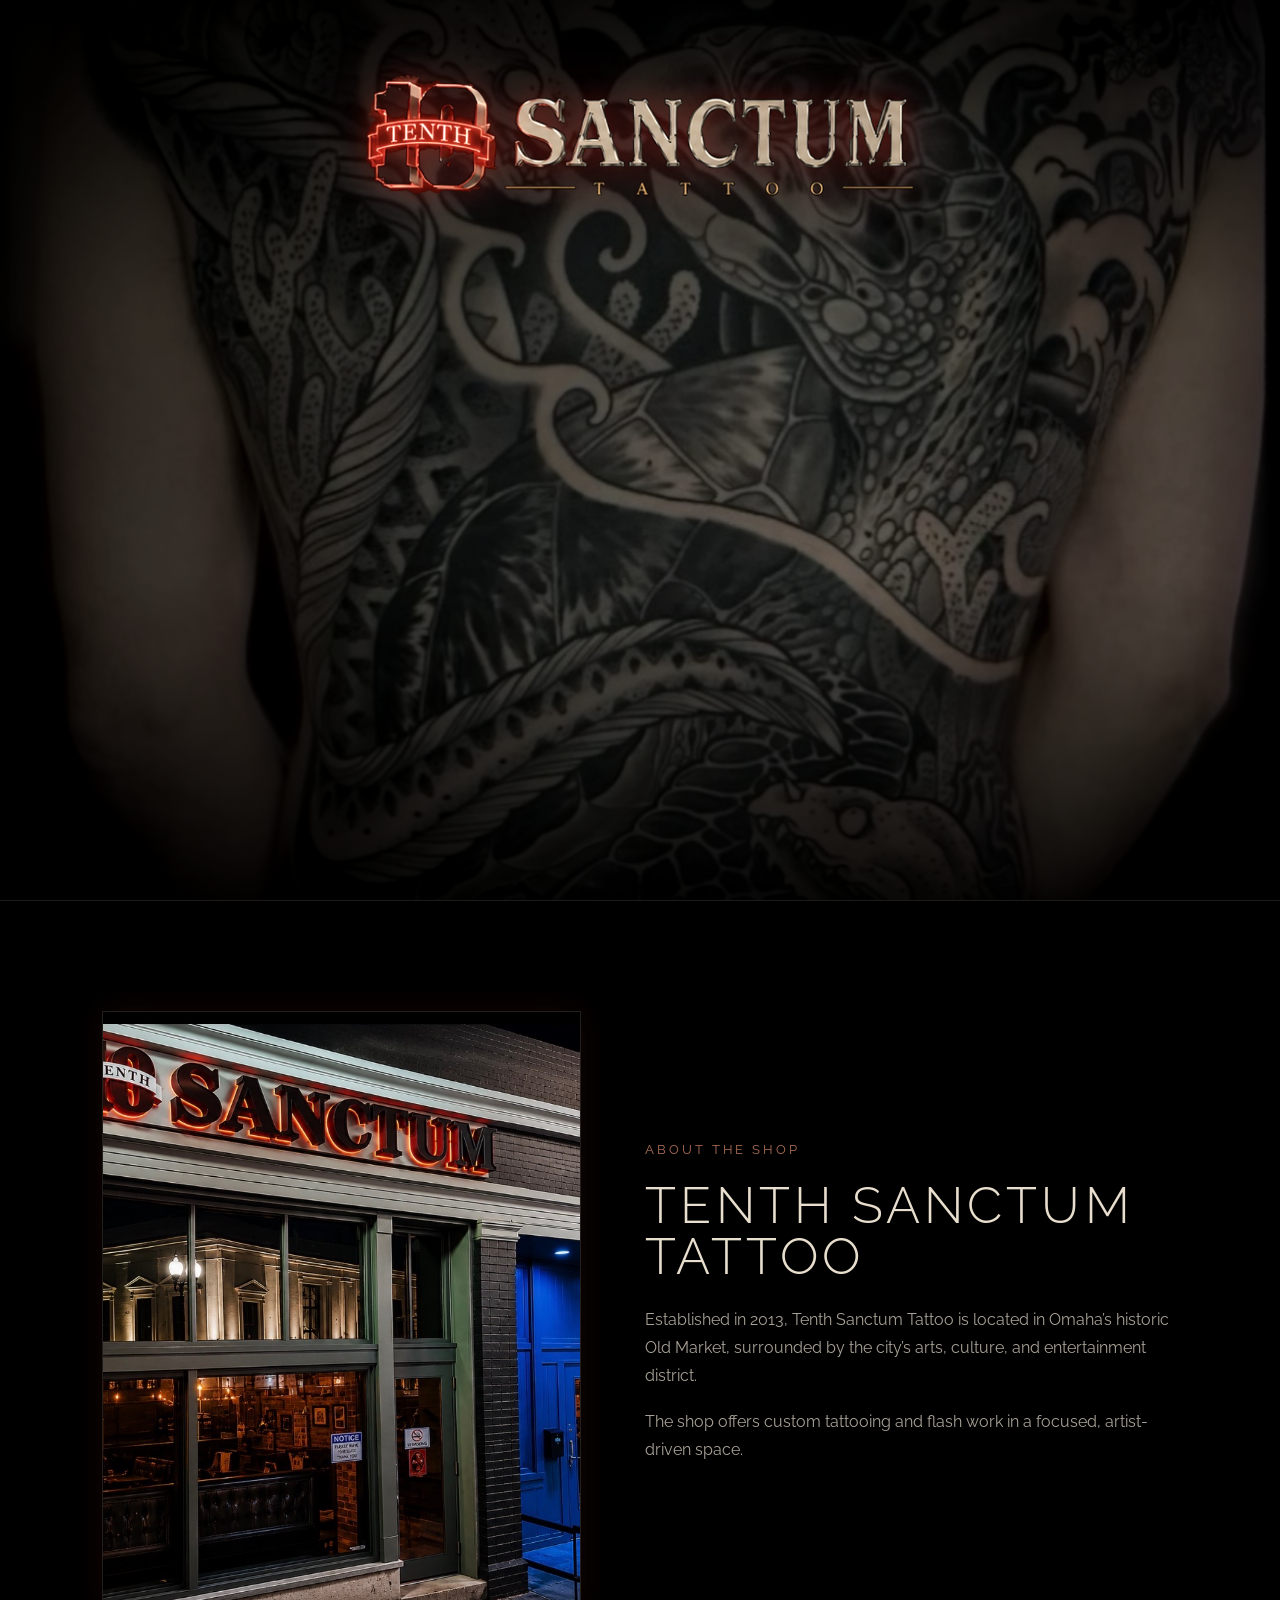
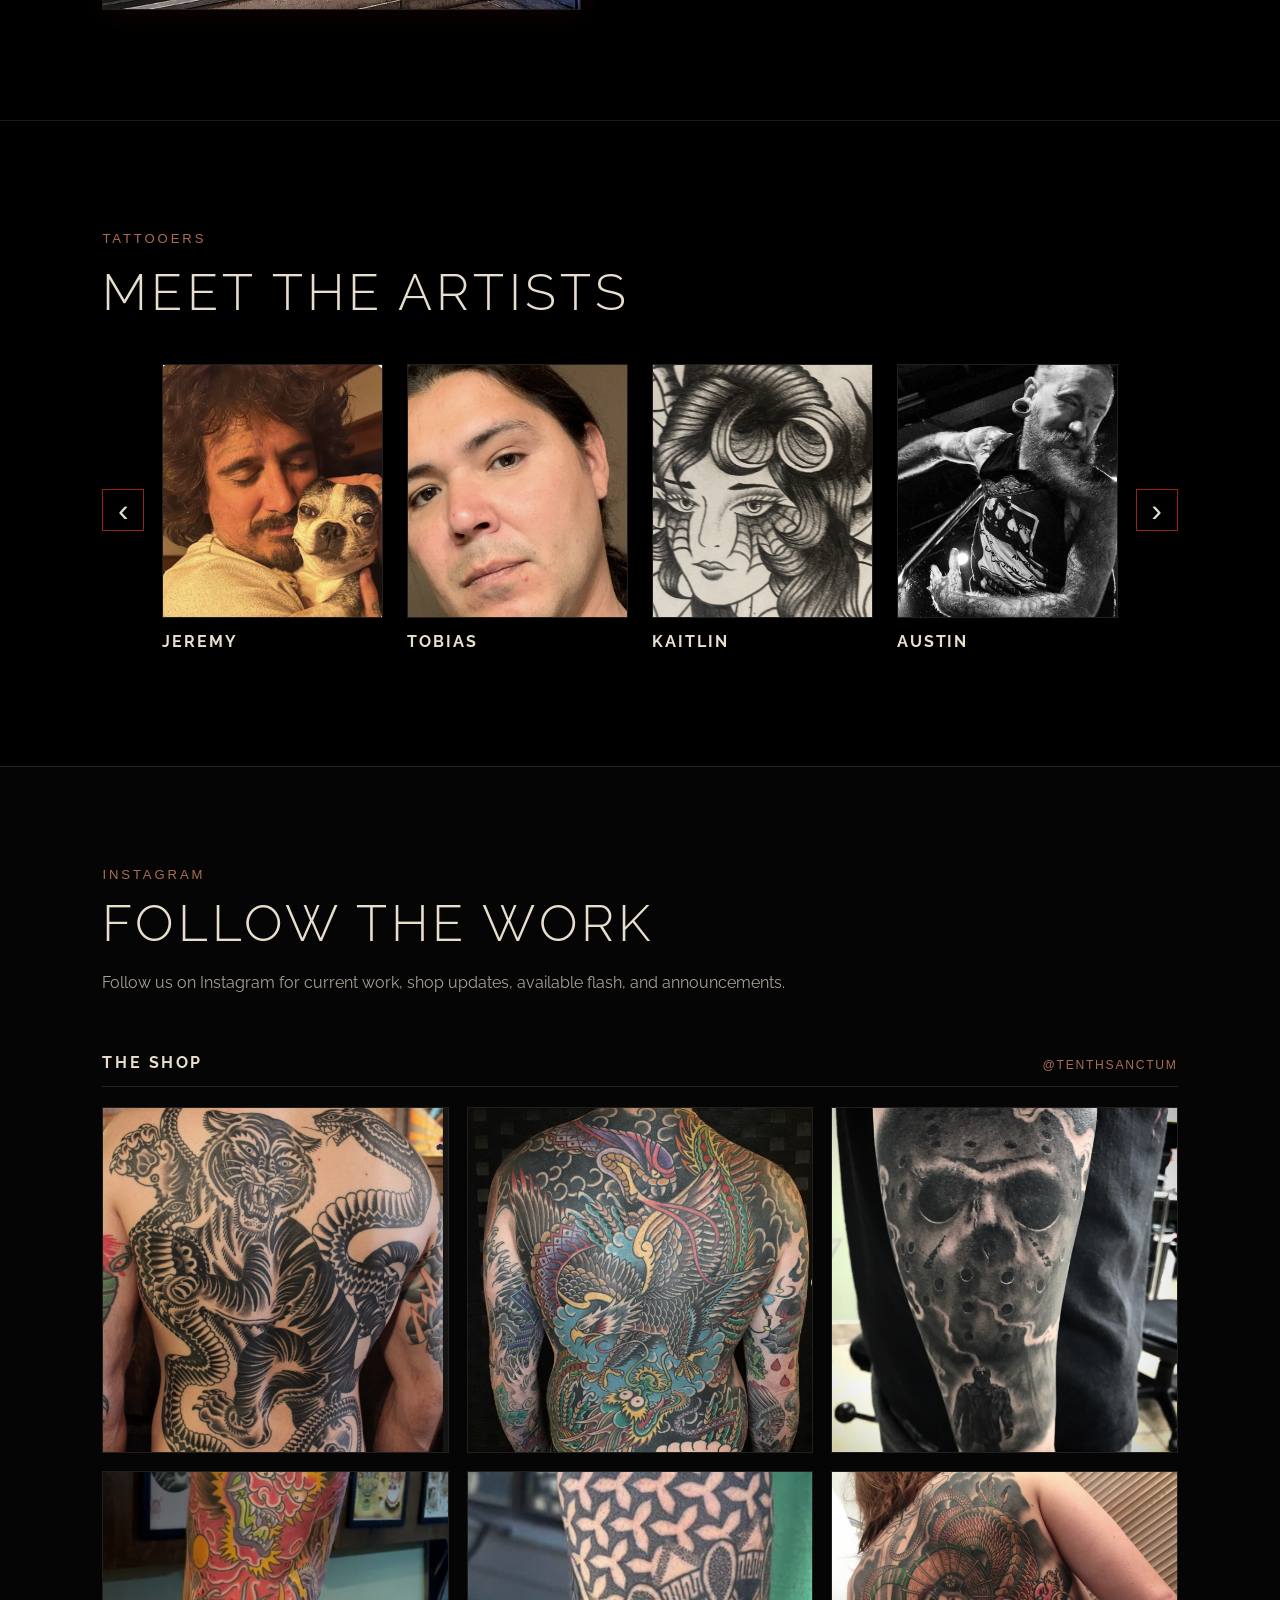
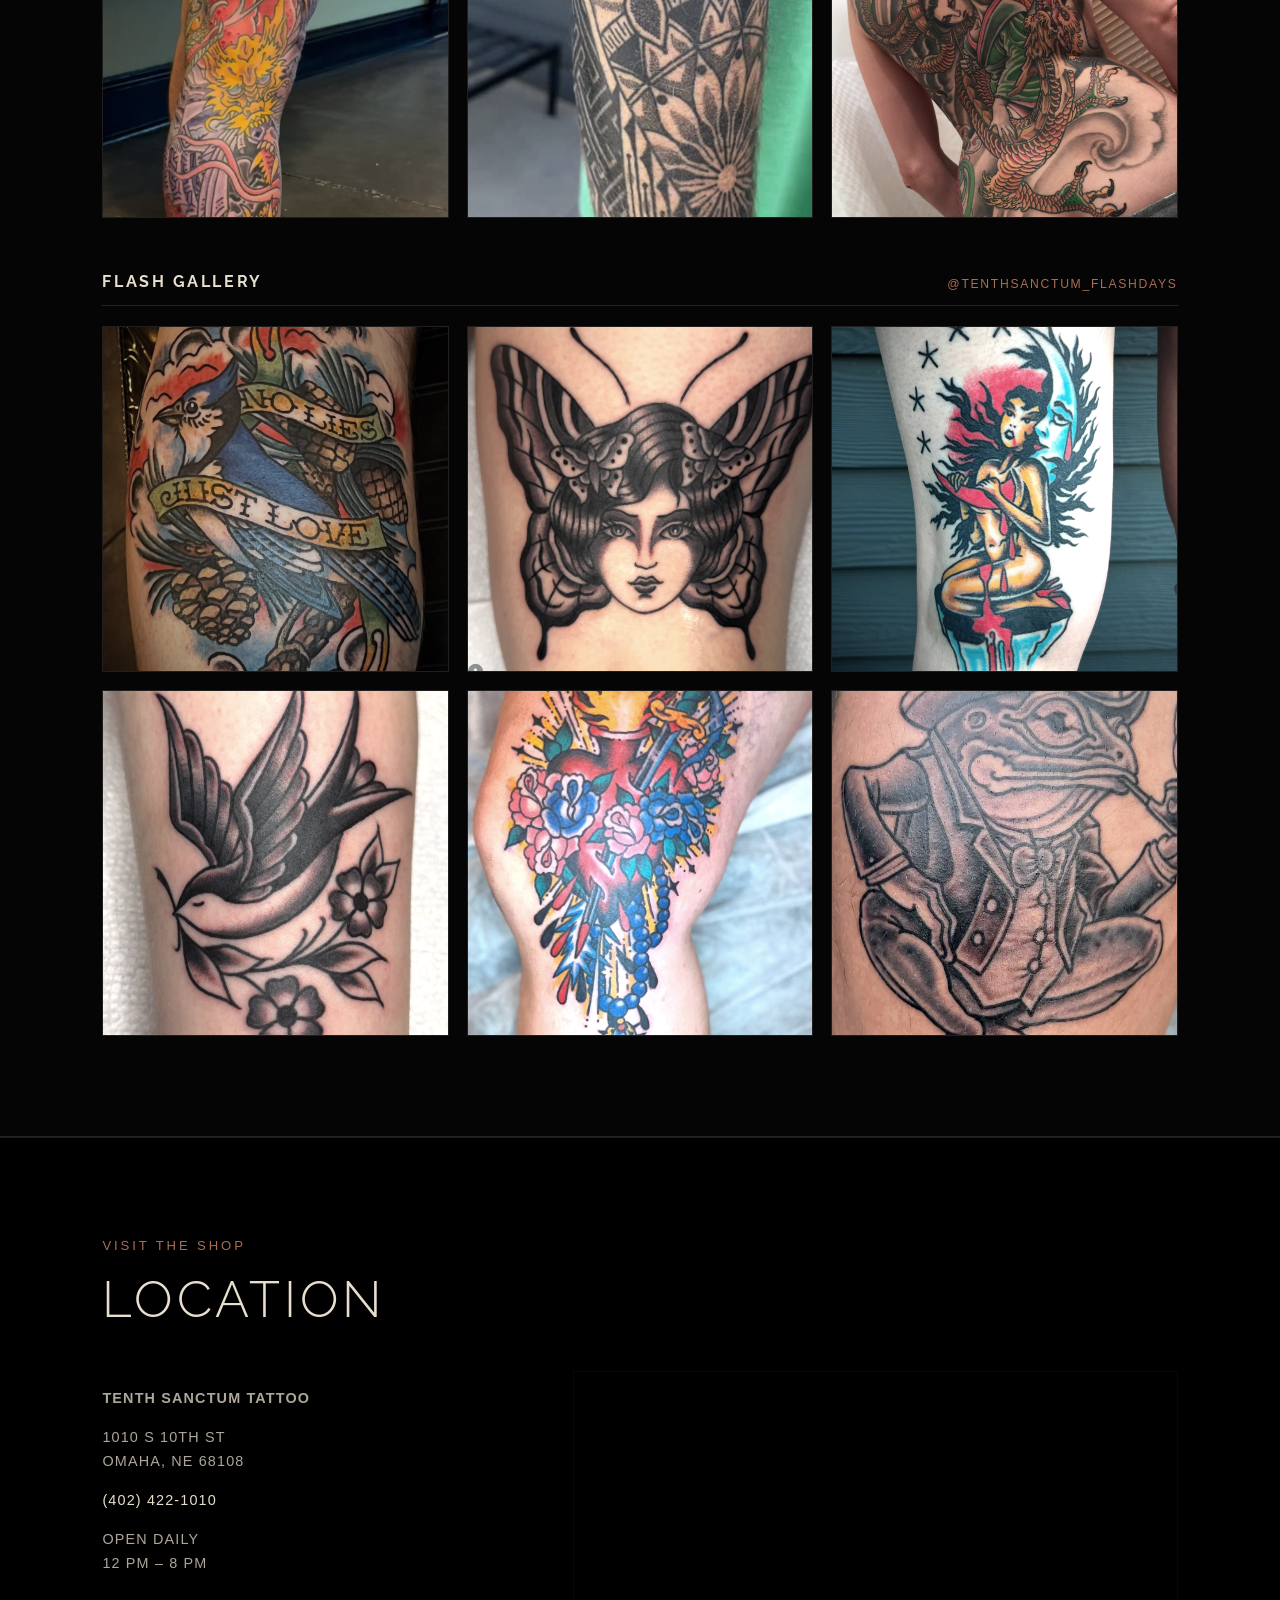
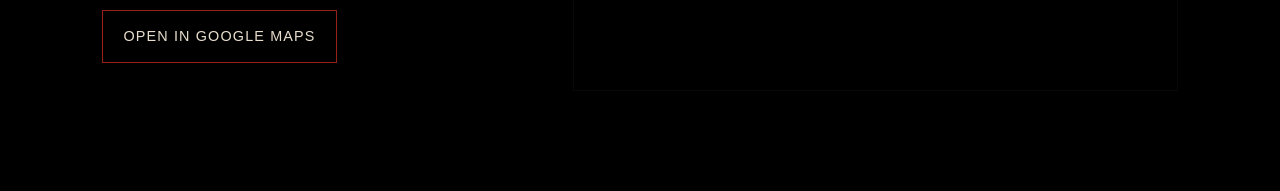
<file: index.html>
<!DOCTYPE html>
<html lang="en">
<head>
  <meta charset="UTF-8" />
  <meta name="viewport" content="width=device-width, initial-scale=1.0" /> 

  <title>Tenth Sanctum Tattoo</title>

  <!-- Social sharing preview -->
<meta property="og:title" content="Tenth Sanctum Tattoo" />
<meta property="og:description" content="Custom and flash tattooing in Omaha’s historic Old Market." />
<meta property="og:image" content="https://michellemccluskey333-create.github.io/tenthSanctum/Images/tenth-sanctum-social-preview.JPG" />
<meta property="og:url" content="https://michellemccluskey333-create.github.io/tenthSanctum/" />
<meta property="og:type" content="website" />

<meta name="twitter:card" content="summary_large_image" />
<meta name="twitter:title" content="Tenth Sanctum Tattoo" />
<meta name="twitter:description" content="Custom and flash tattooing in Omaha’s historic  Market." />
<meta name="twitter:image" content="https://michellemccluskey333-create.github.io/tenthSanctum/Images/tenth-sanctum-social-preview.JPG" />

  <!-- Google Fonts -->
  <link rel="preconnect" href="https://fonts.googleapis.com">
  <link rel="preconnect" href="https://fonts.gstatic.com" crossorigin>
  <link href="https://fonts.googleapis.com/css2?family=Raleway:wght@300;400;600;700&display=swap" rel="stylesheet">

  <style>
    /* =========================
       GLOBAL VARIABLES
    ========================== */
    :root {
      --bg: #000;
      --cream: #e8dece;
      --muted: #c7b8a1;

      /* Neon red accent system 
      --red: #ff2a1f;
      --red-dark: #8f211c;
      --red-soft: rgba(255, 42, 31, 0.14);
      --red-border: rgba(255, 42, 31, 0.72);
      --red-glow: rgba(255, 42, 31, 0.45);*/

      --red: #ff3b2f;
--red-soft: rgba(255, 59, 47, 0.12);
--red-border: rgba(255, 59, 47, 0.58);
--red-glow: rgba(255, 59, 47, 0.32);

      --line: rgba(232, 222, 206, 0.12);
      --ease: cubic-bezier(.22, .61, .36, 1);
    }

    * {
      box-sizing: border-box;
    }

    body {
      margin: 0;
      background: var(--bg);
      overflow-x: hidden;
    }

    body.intro-running {
      overflow: hidden;
    }

    img {
      display: block;
      max-width: 100%;
    }

    a {
      color: inherit;
    }

    /* =========================
       BLACKOUT INTRO LAYER
    ========================== */
    .blackout {
      position: fixed;
      inset: 0;
      z-index: 900;
      background: #000;
      opacity: 1;
      pointer-events: none;
      transition: opacity 0.9s ease;
    }

    body.hero-live .blackout {
      opacity: 0;
    }

    /* =========================
       SINGLE ANIMATED MAIN LOGO
       Starts large/centered, then settles large at top.
    ========================== */
 .site-logo {
  position: fixed;
  z-index: 1000;
  top: 50%;
  left: 50%;
  width: min(76vw, 800px);
  transform: translate(-50%, -50%);
  transform-origin: center center;
  filter:
    drop-shadow(0 0 12px rgba(255, 42, 31, 0.26))
    drop-shadow(0 0 32px rgba(255, 42, 31, 0.14));
  transition:
    top 1.05s var(--ease),
    width 1.05s var(--ease),
    transform 1.05s var(--ease),
    opacity 0.25s ease;
}
    body.logo-settling .site-logo {
      top: 20px;
      width: min(56vw, 680px);
      transform: translate(-50%, 0);
    }

  body.scrolled .site-logo {
  top: 10px;
  width: min(34vw, 260px);
  transform: translate(-50%, 0);
  }
.fixed-top-bar {
  position: fixed;
  top: 0;
  left: 0;
  z-index: 950;
  width: 100%;
  height: 92px;
  background: rgba(0, 0, 0, 0.92);
  border-bottom: 1px solid rgba(232, 222, 206, 0.12);
  backdrop-filter: blur(8px);
  opacity: 0;
  pointer-events: none;
  transition: opacity 0.25s ease;
}

body.scrolled .fixed-top-bar {
  opacity: 1;
}
    /* =========================
       HAMBURGER MENU BUTTON
    ========================== */
    .menu-toggle {
      position: fixed;
      top: 28px;
      left: 32px;
      z-index: 1100;
      width: 44px;
      height: 36px;
      border: 1px solid rgba(232, 222, 206, 0.28);
      background: rgba(0, 0, 0, 0.18);
      cursor: pointer;
      opacity: 0;
      pointer-events: none;
      transition:
        opacity 0.7s ease,
        border-color 0.2s ease,
        background 0.2s ease,
        box-shadow 0.2s ease;
    }

    body.nav-live .menu-toggle {
      opacity: 1;
      pointer-events: auto;
    }

    .menu-toggle:hover {
      border-color: var(--red-border);
      background: var(--red-soft);
      box-shadow:
        0 0 8px var(--red-glow),
        0 0 20px rgba(255, 42, 31, 0.14);
    }

    .menu-toggle span {
      display: block;
      width: 24px;
      height: 1px;
      margin: 6px auto;
      background: var(--cream);
      transition: transform 0.25s ease, opacity 0.25s ease;
    }

    body.menu-open .menu-toggle span:nth-child(1) {
      transform: translateY(7px) rotate(45deg);
    }

    body.menu-open .menu-toggle span:nth-child(2) {
      opacity: 0;
    }

    body.menu-open .menu-toggle span:nth-child(3) {
      transform: translateY(-7px) rotate(-45deg);
    }

    /* =========================
       TOP RIGHT BOOK BUTTON
    ========================== */
    .book-top {
      position: fixed;
      top: 28px;
      right: 32px;
      z-index: 1100;
      padding: 13px 22px;
      border: 1px solid var(--red-border);
      color: var(--cream);
      background: rgba(0, 0, 0, 0.24);
      font-family: Arial, sans-serif;
      font-size: 0.72rem;
      letter-spacing: 0.18em;
      text-transform: uppercase;
      text-decoration: none;
      opacity: 0;
      pointer-events: none;
      box-shadow:
        inset 0 0 10px rgba(255, 42, 31, 0.07),
        0 0 14px rgba(255, 42, 31, 0.1);
      transition:
        opacity 0.7s ease,
        background 0.2s ease,
        color 0.2s ease,
        border-color 0.2s ease,
        box-shadow 0.2s ease;
    }

    body.nav-live .book-top {
      opacity: 1;
      pointer-events: auto;
    }

    .book-top:hover {
      background: var(--red-soft);
      color: #fff;
      border-color: var(--red);
      box-shadow:
        0 0 8px var(--red-glow),
        0 0 24px rgba(255, 42, 31, 0.18),
        inset 0 0 12px rgba(255, 42, 31, 0.1);
    }

    /* =========================
       PULL-DOWN MENU
    ========================== */
.pull-menu {
  position: fixed;
  top: 0;
  left: 0;
  z-index: 1050;
  width: min(285px, 84vw);
  height: 100vh;
  padding: 108px 30px 34px;
  background:
    linear-gradient(to bottom, rgba(0,0,0,0.98), rgba(8,8,8,0.96)),
    #000;
  border-right: 1px solid var(--line);
  transform: translateX(-100%);
  transition: transform 0.45s var(--ease);
  overflow: hidden;
}


    body.menu-open .pull-menu {
      transform: translateX(0);
    }

    .menu-content {
      min-height: 100%;
      display: flex;
      flex-direction: column;
    }

.pull-menu-links {
  display: flex;
  flex-direction: column;
  gap: 22px;
}

    .pull-menu a {
      position: relative;
      width: fit-content;
      color: var(--cream);
      font-family: Arial, sans-serif;
      font-size: 0.82rem;
      letter-spacing: 0.18em;
      text-transform: uppercase;
      text-decoration: none;
      padding-bottom: 8px;
    }

    .pull-menu a::after {
      content: "";
      position: absolute;
      left: 0;
      bottom: 0;
      width: 0;
      height: 1px;
      background: var(--red);
      box-shadow:
        0 0 6px var(--red-glow),
        0 0 14px rgba(255, 42, 31, 0.25);
      transition: width 0.22s ease;
    }

    .pull-menu a:hover::after {
      width: 100%;
    }

    .pull-menu a:hover {
      color: #fff;
      text-shadow:
        0 0 6px rgba(255, 42, 31, 0.45),
        0 0 14px rgba(255, 42, 31, 0.2);
    }

    /* Pull-down Book Now button */
   .pull-menu .menu-book-btn {
  margin-top: 18px;
  width: 100%;
  max-width: 190px;
  padding: 12px 16px;
  border: 1px solid var(--red-border);
  color: var(--cream);
  text-align: center;
  background: rgba(255, 42, 31, 0.055);
  box-shadow:
    inset 0 0 8px rgba(255, 42, 31, 0.06),
    0 0 12px rgba(255, 42, 31, 0.08);
}

    .pull-menu .menu-book-btn::after {
      display: none;
    }

    .pull-menu .menu-book-btn:hover {
      color: #fff;
      background: var(--red-soft);
      border-color: var(--red);
      box-shadow:
        0 0 8px var(--red-glow),
        0 0 24px rgba(255, 42, 31, 0.18),
        inset 0 0 12px rgba(255, 42, 31, 0.1);
    }

.no-piercer-note {
  margin: 34px 0 0;
  padding-top: 16px;
  border-top: 1px solid rgba(232, 222, 206, 0.14);

  color: rgba(184, 118, 92, 0.92);

  font-family: Arial, sans-serif;
  font-size: 0.76rem;
  letter-spacing: 0.12em;
  text-transform: uppercase;
  text-align: left;

  text-shadow:
    0 0 6px rgba(184, 118, 92, 0.22);
}

    /* Emblem sits below the note, not stranded at the bottom */
  
.menu-logo-small {
  position: absolute;
  left: 50%;
  bottom: 86px;
  width: 225px;
  transform: translateX(-50%);
  opacity: 0.26;
  filter:
    grayscale(0.1)
    drop-shadow(0 0 12px rgba(255, 42, 31, 0.18));
  pointer-events: none;
}
    .menu-content {
  position: relative;
  z-index: 2;
  min-height: 100%;
  display: flex;
  flex-direction: column;
}

    .menu-backdrop {
      position: fixed;
      inset: 0;
      z-index: 1040;
      background: rgba(0, 0, 0, 0.5);
      opacity: 0;
      pointer-events: none;
      transition: opacity 0.3s ease;
    }

    body.menu-open .menu-backdrop {
      opacity: 1;
      pointer-events: auto;
    }

    /* =========================
       HERO IMAGE
    ========================== */
    .hero {
      position: relative;
      min-height: 100vh;
      background: #000;
      overflow: hidden;
    }

    .hero-media {
      position: absolute;
      inset: 0;
      opacity: 0;
      transform: scale(1.025);
      transition:
        opacity 1.1s ease,
        transform 1.4s var(--ease),
        filter 1.4s ease;
      filter: brightness(0.12) contrast(1.08) saturate(0.45);
    }

    body.hero-live .hero-media {
      opacity: 1;
      transform: scale(1);
    }

    body.hero-bright .hero-media {
      filter: brightness(0.72) contrast(1.06) saturate(0.72);
    }

    .hero-media::after {
      content: "";
      position: absolute;
      inset: 0;
      z-index: 2;
      background:
        linear-gradient(
          to bottom,
          rgba(0,0,0,0.82) 0%,
          rgba(0,0,0,0.22) 34%,
          rgba(0,0,0,0.18) 64%,
          rgba(0,0,0,0.86) 100%
        ),
        linear-gradient(
          to right,
          rgba(0,0,0,0.68) 0%,
          rgba(0,0,0,0.36) 32%,
          rgba(0,0,0,0.14) 72%,
          rgba(0,0,0,0.42) 100%
        );
      pointer-events: none;
    }

    .hero-img {
      position: absolute;
      inset: 0;
      z-index: 1;
      width: 100%;
      height: 100%;
      object-fit: cover;
      object-position: center center;
    }

   /* =========================
   HERO TEXT
   Anchored hero copy. Keep this block together.
========================== */
.hero-text {
  position: absolute;
  left: 56px;

  bottom: 38px;

  z-index: 20;
  max-width: 720px;
  color: var(--cream);
  opacity: 0;
  transform: translateY(14px);
  transition: opacity 0.8s ease, transform 0.8s ease;
}
body.nav-live .hero-text {
  opacity: 1;
  transform: translateY(0);
}

.hero-text h1 {
  margin: 0 0 22px;
  font-family: "Raleway", Arial, sans-serif;
  font-size: clamp(2.35rem, 4.35vw, 4.35rem);
  line-height: 1.02;
  font-weight: 300;
  letter-spacing: 0.08em;
  text-transform: uppercase;
  color: rgba(232, 222, 206, 0.82);
}

.hero-text h1 span {
  display: block;
}

/* This controls OLD MARKET */
.hero-text .old-market {
  display: block;
  font-weight: 700;
  letter-spacing: 0.09em;
  color: rgba(172, 120, 96, 0.92);
}

/* Smaller cream supporting line */
.hero-subline {
  max-width: 520px;
  margin: 0 0 22px;
  font-family: "Raleway", Arial, sans-serif;
  font-size: clamp(0.85rem, 1.05vw, 1rem);
  line-height: 1.55;
  font-weight: 300;
  letter-spacing: 0.06em;
  text-transform: uppercase;
  color: rgba(210, 210, 205, 0.68);
}

/* Only this line is red */
.hero-text .walkins {
  display: inline-block;
  margin: 4px 0 0;
  padding: 14px 0 0;
  border-top: 2px solid var(--red);
  font-family: Arial, sans-serif;
  font-size: 0.98rem;
  letter-spacing: 0.24em;
  text-transform: uppercase;
  color: var(--red);
  text-shadow:
    0 0 5px rgba(255, 42, 31, 0.5),
    0 0 16px rgba(255, 42, 31, 0.26);
}

/* =========================
   ARTISTS CAROUSEL
========================== */
.artists-section {
  padding: 110px 8vw;
  background: #000;
  border-top: 1px solid var(--line);
  color: var(--cream);
}

.artists-section h2 {
  margin: 0 0 42px;
  font-family: "Raleway", Arial, sans-serif;
  font-size: clamp(2rem, 4vw, 4rem);
  font-weight: 300;
  letter-spacing: 0.08em;
  text-transform: uppercase;
}

.artist-carousel {
  display: grid;
  grid-template-columns: auto 1fr auto;
  gap: 18px;
  align-items: center;
}

.artist-window {
  overflow: hidden;
  width: 100%;
}

.artist-track {
  display: flex;
  gap: 24px;
  transition: transform 0.4s var(--ease);
}

.artist-card {
  flex: 0 0 calc((100% - 72px) / 4);
  text-decoration: none;
  color: var(--cream);
}

.artist-card img {
  width: 100%;
  aspect-ratio: 1 / 1.15;
  object-fit: cover;
  border: 1px solid rgba(232, 222, 206, 0.14);
  filter: grayscale(0.2);
  transition: transform 0.25s ease, filter 0.25s ease, border-color 0.25s ease;
}

.artist-card:hover img {
  transform: translateY(-5px);
  filter: grayscale(0) brightness(1.06);
  border-color: var(--red);
  box-shadow:
    0 0 10px rgba(255, 59, 47, 0.45),
    0 0 28px rgba(255, 59, 47, 0.22);
}

.artist-card h3 {
  margin: 14px 0 5px;
  font-family: "Raleway", Arial, sans-serif;
  font-size: 1rem;
  letter-spacing: 0.12em;
  text-transform: uppercase;
}
    
.artist-card:hover h3 {
  color: #fff;
  text-shadow:
    0 0 6px rgba(255, 59, 47, 0.5),
    0 0 16px rgba(255, 59, 47, 0.28);
}
.artist-card p {
  margin: 0;
  color: rgba(232, 222, 206, 0.58);
  font-family: Arial, sans-serif;
  font-size: 0.72rem;
  letter-spacing: 0.08em;
}

.artist-arrow {
  width: 42px;
  height: 42px;
  border: 1px solid var(--red-border);
  background: rgba(0, 0, 0, 0.35);
  color: var(--cream);
  font-size: 2rem;
  line-height: 1;
  cursor: pointer;
}

.artist-arrow:hover {
  background: var(--red-soft);
}
    /* =========================
       Site Footer
    ========================== */

.site-footer {
  display: grid;
  grid-template-columns: 1fr auto 1fr;
  align-items: center;
  gap: 28px;
  padding: 34px 8vw;
  background: #000;
  border-top: 1px solid var(--line);
  color: rgba(232, 222, 206, 0.68);
  font-family: Arial, sans-serif;
  font-size: 0.72rem;
  letter-spacing: 0.14em;
  text-transform: uppercase;
}

.site-footer p {
  margin: 0;
  color: rgba(232, 222, 206, 0.72);
  text-align: center;
}

.site-footer a {
  display: inline-flex;
  align-items: center;
  gap: 8px;
  color: var(--cream);
  text-decoration: none;
}

.site-footer a:first-child {
  justify-self: start;
}

.site-footer p {
  justify-self: center;
}

.site-footer a:last-child {
  justify-self: end;
}

.site-footer a:hover {
  color: var(--red);
}
 .site-footer .footer-ig-icon {
  width: 18px;
  height: 18px;
  max-width: 18px;
  object-fit: contain;
}
  /* =========================
       About Slide Show Section
  ========================== */
  .about-section {
  display: grid;
  grid-template-columns: minmax(280px, 0.9fr) minmax(320px, 1fr);
  gap: 64px;
  align-items: center;
  padding: 110px 8vw;
  background: #000;
  border-top: 1px solid var(--line);
  color: var(--cream);
}
.about-slideshow {
  position: relative;
  width: 100%;
  aspect-ratio: 4 / 5;
  overflow: hidden;
  border: 1px solid rgba(232, 222, 206, 0.14);
  box-shadow: 0 0 30px rgba(255, 59, 47, 0.08);
}

.about-slide {
  position: absolute;
  inset: 0;
  width: 100%;
  height: 100%;
  object-fit: cover;
  opacity: 0;
  transition: opacity 1.2s ease;
}

.about-slide.active {
  opacity: 1;
}

.section-kicker {
  margin: 0 0 16px;
  color: rgba(184, 118, 92, 0.92);
  font-family: Arial, sans-serif;
  font-size: 0.82rem;
  letter-spacing: 0.22em;
  text-transform: uppercase;
}
.about-copy .section-kicker {
  color: rgba(184, 118, 92, 0.92);
  font-size: 0.82rem;
}
.about-copy h2 {
  margin: 0 0 24px;
  font-family: "Raleway", Arial, sans-serif;
  font-size: clamp(2rem, 4vw, 4rem);
  line-height: 1;
  font-weight: 300;
  letter-spacing: 0.08em;
  text-transform: uppercase;
}

.about-copy p {
  max-width: 560px;
  margin: 0 0 18px;
  font-family: "Raleway", Arial, sans-serif;
  font-size: 1rem;
  line-height: 1.75;
  color: rgba(232, 222, 206, 0.72);
}

/* =========================
   Instagram Section
========================== */
.instagram-section {
  padding: 100px 8vw;
  background: #050505;
  color: var(--cream);
  border-top: 1px solid rgba(232, 222, 206, 0.14);
  border-bottom: 1px solid rgba(232, 222, 206, 0.14);
}

.instagram-inner {
  max-width: 1180px;
  margin: 0 auto;
}

.instagram-section h2 {
  margin: 0 0 20px;
  font-family: "Raleway", Arial, sans-serif;
  font-size: clamp(2rem, 4vw, 4rem);
  line-height: 1;
  font-weight: 300;
  letter-spacing: 0.08em;
  text-transform: uppercase;
}

.instagram-intro {
  max-width: 720px;
  margin: 0 0 56px;
  font-family: "Raleway", Arial, sans-serif;
  font-size: 1rem;
  line-height: 1.75;
  color: rgba(232, 222, 206, 0.72);
}

.instagram-group {
  margin-top: 54px;
}

.instagram-group:first-of-type {
  margin-top: 0;
}

.instagram-group-heading {
  display: flex;
  align-items: end;
  justify-content: space-between;
  gap: 24px;
  margin-bottom: 20px;
  padding-bottom: 14px;
  border-bottom: 1px solid rgba(232, 222, 206, 0.14);
}

.instagram-group-heading h3 {
  margin: 0;
  font-family: "Raleway", Arial, sans-serif;
  font-size: 1rem;
  letter-spacing: 0.16em;
  text-transform: uppercase;
  color: var(--cream);
}

.instagram-group-heading a {
  color: rgba(184, 118, 92, 0.92);
  font-family: Arial, sans-serif;
  font-size: 0.76rem;
  letter-spacing: 0.14em;
  text-transform: uppercase;
  text-decoration: none;
}

.instagram-group-heading a:hover {
  color: var(--red);
}

.instagram-photo-grid {
  display: grid;
  grid-template-columns: repeat(3, 1fr);
  gap: 18px;
}

.instagram-photo-grid a,
.instagram-photo-grid img {
  display: block;
  width: 100%;
}

.instagram-photo-grid a {
  aspect-ratio: 1 / 1;
  overflow: hidden;
  border: 1px solid rgba(232, 222, 206, 0.12);
}

.instagram-photo-grid img {
  height: 100%;
  object-fit: cover;
  filter: grayscale(0.15);
  transition:
    transform 0.25s ease,
    filter 0.25s ease;
}

.instagram-photo-grid a:hover img {
  transform: scale(1.04);
  filter: grayscale(0) brightness(1.06);
}
    /* =========================
      Location Section
    ========================== */
    .location-section {
  padding: 100px 8vw;
  background: #000;
  border-top: 1px solid var(--line);
  color: var(--cream);
}

.location-section h2 {
  margin: 0 0 42px;
  font-family: "Raleway", Arial, sans-serif;
  font-size: clamp(2rem, 4vw, 4rem);
  font-weight: 300;
  letter-spacing: 0.08em;
  text-transform: uppercase;
}

.location-grid {
  display: grid;
  grid-template-columns: minmax(260px, 0.7fr) minmax(320px, 1fr);
  gap: 48px;
  align-items: stretch;
}

.location-copy {
  font-family: Arial, sans-serif;
  font-size: 0.9rem;
  line-height: 1.7;
  letter-spacing: 0.08em;
  text-transform: uppercase;
  color: rgba(232, 222, 206, 0.75);
}

.location-copy a {
  color: var(--cream);
  text-decoration: none;
}

.location-copy a:hover {
  color: var(--red);
}

.location-button {
  display: inline-block;
  margin-top: 20px;
  padding: 13px 20px;
  border: 1px solid var(--red-border);
}

.location-map {
  width: 100%;
  min-height: 320px;
  border: 1px solid rgba(232, 222, 206, 0.14);
  filter: grayscale(1) invert(0.9) contrast(0.9);
}

 /* =========================
       TABLET
    ========================== */
   @media (max-width: 1050px) {
  .site-logo {
    width: min(78vw, 620px);
  }

  body.logo-settling .site-logo {
    top: 22px;
    width: min(62vw, 460px);
    transform: translate(-50%, 0);
  }

  body.scrolled .site-logo {
    top: 10px;
    width: min(34vw, 260px);
    transform: translate(-50%, 0);
  }

  .hero-text {
    max-width: 620px;
  }

  .hero-text h1 {
    font-size: clamp(2.4rem, 6.4vw, 4.2rem);
  }
}

/* =========================
   MOBILE
========================== */
@media (max-width: 640px) {
  .hero {
    min-height: 100svh;
  }

  .site-logo {
    width: min(84vw, 520px);
  }

  body.logo-settling .site-logo {
    top: 82px;
    width: min(58vw, 285px);
    transform: translate(-50%, 0);
  }

  .fixed-top-bar {
  display: none;
  }

  .site-logo,
  .menu-toggle,
  .book-top {
  position: absolute;
  }

  .menu-toggle {
    top: 24px;
    left: 18px;
  }

  .book-top {
    top: 24px;
    right: 18px;
    padding: 10px 14px;
    font-size: 0.62rem;
    letter-spacing: 0.12em;
  }

  .pull-menu {
    width: 86vw;
    padding: 88px 28px 30px;
  }

  .menu-logo-small {
    width: 135px;
    bottom: 72px;
  }

  .hero-img {
    object-fit: cover;
    object-position: center center;
  }

  .hero-media {
    filter: brightness(0.08) contrast(1.08) saturate(0.45);
  }

  body.hero-bright .hero-media {
    filter: brightness(0.66) contrast(1.12) saturate(0.45);
  }

  .hero-text {
    left: 24px;
    right: 24px;
    bottom: clamp(96px, 14svh, 140px);
    max-width: 330px;
    text-align: left;
  }

  .hero-text h1 {
    font-size: clamp(1.85rem, 8vw, 2.75rem);
    line-height: 1.05;
    letter-spacing: 0.055em;
  }

  .hero-text h1 span {
    display: block;
  }

  .hero-text .old-market {
    display: block;
    font-weight: 700;
    letter-spacing: 0.07em;
  }

  .hero-subline {
    max-width: 310px;
    margin: 16px 0 18px;
    font-family: "Raleway", Arial, sans-serif;
    font-size: 0.72rem;
    line-height: 1.45;
    font-weight: 300;
    letter-spacing: 0.06em;
    text-transform: uppercase;
    color: rgba(232, 222, 206, 0.78);
  }

  .hero-text .walkins {
    display: inline-block;
    font-size: 0.82rem;
    letter-spacing: 0.18em;
    padding-top: 12px;
    border-top: 2px solid var(--red);
  }

  .about-section {
    grid-template-columns: 1fr;
    gap: 38px;
    padding: 76px 28px;
  }

  .about-slideshow {
    aspect-ratio: 4 / 4.6;
  }

  .about-copy h2 {
    font-size: clamp(1.85rem, 8vw, 2.8rem);
  }

  .artist-carousel {
    grid-template-columns: 1fr;
  }

  .artist-arrow {
    display: none;
  }

  .artist-window {
    overflow-x: auto;
  }

  .artist-track {
    gap: 16px;
  }

  .artist-card {
    flex: 0 0 72%;
  }

  .artists-section {
    padding: 76px 28px;
  }

  .instagram-section {
    padding: 76px 28px;
  }

  .instagram-intro {
    margin-bottom: 42px;
  }

  .instagram-group {
    margin-top: 46px;
  }

  .instagram-group-heading {
    display: block;
  }

  .instagram-group-heading h3 {
    margin-bottom: 10px;
  }

  .instagram-photo-grid {
    grid-template-columns: repeat(3, 1fr);
    gap: 8px;
  }

  .location-section {
    padding: 76px 28px;
  }

  .location-grid {
    grid-template-columns: 1fr;
  }

  .location-map {
    min-height: 280px;
  }
}
  </style>
</head>

<body class="intro-running">
   <div class="fixed-top-bar" aria-hidden="true"></div>
  <!-- Black overlay for intro animation -->
  <div class="blackout" aria-hidden="true"></div>

 

  <!-- Single animated main logo -->
  <img src="Images/logo.PNG" alt="Tenth Sanctum Tattoo" class="site-logo" />

  <!-- Hamburger menu button -->
  <button class="menu-toggle" type="button" aria-label="Open menu" aria-expanded="false">
    <span></span>
    <span></span>
    <span></span>
  </button>

  <!-- Top-right Book Now button -->
  <a href="#book" class="book-top">Book Now</a>

  <!-- Menu backdrop -->
  <div class="menu-backdrop" aria-hidden="true"></div>

  <!-- Pull-down menu -->
  <nav class="pull-menu" aria-label="Main navigation">
    <div class="menu-content">
      <div>
        <div class="pull-menu-links">
          <a href="#about">About</a>
          <a href="#tattooers">Tattooers</a>
          <a href="#faqs">FAQs</a>
          <a href="#book" class="menu-book-btn">Book Now</a>
        </div>

        <p class="no-piercer-note">NO PIERCING SERVICES</p>

        <!-- Bottom emblem. Make sure this file exists exactly as written. -->
        <img src="Images/emblem.png" alt="Tenth Sanctum emblem" class="menu-logo-small" />
      </div>
    </div>
  </nav>

<!-- Main page content -->
<main>
  <!-- Hero section -->
  <section class="hero">
    <div class="hero-media" aria-hidden="true">
      <img src="Images/hero-image.jpeg" alt="" class="hero-img" />
    </div>

    <div class="hero-text">
      <h1>
        <span>Custom and Flash Tattooing</span>
        <span>in the</span>
        <span class="old-market">Old Market</span>
      </h1>

      <p class="hero-subline">Located in Omaha’s historic arts and entertainment district</p>
      <p class="walkins">Walk-Ins Welcome</p>
    </div>
  </section>

  <!-- About section -->
  <section class="about-section" id="about">
    <div class="about-slideshow">
      <img src="Images/exterior.jpeg" alt="Tenth Sanctum Tattoo exterior" class="about-slide active" />
      <img src="Images/interior_1.png" alt="Tenth Sanctum Tattoo interior" class="about-slide" />
      <img src="Images/interior_2.png" alt="Tenth Sanctum Tattoo shop interior" class="about-slide" />
      <img src="Images/interior_3.png" alt="Tenth Sanctum Tattoo studio space" class="about-slide" />
      <img src="Images/bees.jpeg" alt="Bee tattoo flash artwork" class="about-slide" />
      <img src="Images/interior_4.png" alt="Tenth Sanctum Tattoo interior details" class="about-slide" />
      <img src="Images/interior_5.png" alt="Tenth Sanctum Tattoo interior details" class="about-slide" />
    </div>

    <div class="about-copy">
      <p class="section-kicker">About the shop</p>
      <h2>Tenth Sanctum Tattoo</h2>
      <p>
        Established in 2013, Tenth Sanctum Tattoo is located in Omaha’s historic Old Market,
        surrounded by the city’s arts, culture, and entertainment district.
      </p>
      <p>
        The shop offers custom tattooing and flash work in a focused, artist-driven space.
      </p>
    </div>
  </section>

  <!-- Artists carousel section -->
  <section class="artists-section" id="tattooers">
    <p class="section-kicker">Tattooers</p>
    <h2>Meet the Artists</h2>

    <div class="artist-carousel">
  <button class="artist-arrow artist-prev" type="button" aria-label="Previous artists">‹</button>

  <div class="artist-window">
    <div class="artist-track">
      <a href="jeremy.html" class="artist-card">
        <img src="Images/artists/jeremy.png" alt="Jeremy" />
        <h3>Jeremy</h3>
      </a>

      <a href="tobias.html" class="artist-card">
        <img src="Images/artists/tobias.png" alt="Tobias Caballero" />
        <h3>Tobias</h3>
      </a>

      <a href="kaitlin.html" class="artist-card">
        <img src="Images/artists/kaitlin-profile.png" alt="Kaitlin" />
        <h3>Kaitlin</h3>
      </a>

      <a href="austin.html" class="artist-card">
        <img src="Images/artists/austin-profile.png" alt="Austin L'Ecuyer" />
        <h3>Austin</h3>
      </a>

      <a href="asa.html" class="artist-card">
        <img src="Images/artists/asa.png" alt="Asa Larson" />
        <h3>Asa</h3>
      </a>

      <a href="alex.html" class="artist-card">
        <img src="Images/artists/alex-profile.png" alt="Alex Downing" />
        <h3>Alex</h3>
      </a>

      <a href="felipe.html" class="artist-card">
        <img src="Images/artists/felipe-profile.png" alt="Felipe Morales" />
        <h3>Felipe</h3>
      </a>

      <a href="guest.html" class="artist-card">
        <img src="Images/artists/guest.jpeg" alt="Guest Artist" />
        <h3>Guest Artist</h3>
      </a>
    </div>
  </div>

  <button class="artist-arrow artist-next" type="button" aria-label="Next artists">›</button>
</div>
  </section>
<section class="instagram-section" id="instagram" aria-labelledby="instagram-title">
  <div class="instagram-inner">
    <p class="section-kicker">Instagram</p>
    <h2 id="instagram-title">Follow the Work</h2>

    <p class="instagram-intro">
      Follow us on Instagram for current work, shop updates, available flash, and announcements.
    </p>

    <div class="instagram-group">
      <div class="instagram-group-heading">
        <h3>The Shop</h3>
        <a href="https://www.instagram.com/tenthsanctum/" target="_blank" rel="noopener noreferrer">
          @tenthsanctum
        </a>
      </div>

      <div class="instagram-photo-grid">
        <a href="https://www.instagram.com/p/B81bKwwBFLT/" target="_blank" rel="noopener noreferrer">
          <img src="Images/instagram/shop-1.png" alt="Tattoo work from Tenth Sanctum" />
        </a>

        <a href="https://www.instagram.com/p/CKR4MX9hCQ1/" target="_blank" rel="noopener noreferrer">
          <img src="Images/instagram/shop-6.png" alt="Tenth Sanctum shop interior" />
        </a>

        <a href="https://www.instagram.com/p/DV1tCX9EfGU/" target="_blank" rel="noopener noreferrer">
          <img src="Images/instagram/shop-2.png" alt="Tenth Sanctum shop interior" />
        </a>

        <a href="https://www.instagram.com/reel/C9a0ZvPPRSe/" target="_blank" rel="noopener noreferrer">
          <img src="Images/instagram/shop-5.png" alt="Tenth Sanctum shop interior" />
        </a>

        <a href="https://www.instagram.com/reel/DMaenHtR1hr/" target="_blank" rel="noopener noreferrer">
          <img src="Images/instagram/shop-3.png" alt="Tattoo work from Tenth Sanctum" />
        </a>

        <a href="https://www.instagram.com/p/B8Z9U7Uh-sy/" target="_blank" rel="noopener noreferrer">
          <img src="Images/instagram/shop-4.png" alt="Tenth Sanctum shop interior" />
        </a>
      </div>
    </div>

    <div class="instagram-group">
      <div class="instagram-group-heading">
        <h3>Flash Gallery</h3>
        <a href="https://www.instagram.com/tenthsanctum_flashdays/" target="_blank" rel="noopener noreferrer">
          @tenthsanctum_flashdays
        </a>
      </div>

      <div class="instagram-photo-grid">
        <a href="https://www.instagram.com/p/DOhespsjQHI/" target="_blank" rel="noopener noreferrer">
          <img src="Images/instagram/flash-1.png" alt="Available flash tattoo design" />
        </a>

        <a href="https://www.instagram.com/p/DO4JECQgbf2/" target="_blank" rel="noopener noreferrer">
          <img src="Images/instagram/flash-2.png" alt="Flash tattoo artwork" />
        </a>

        <a href="https://www.instagram.com/p/DNda3gENIxX/" target="_blank" rel="noopener noreferrer">
          <img src="Images/instagram/flash-3.png" alt="Tenth Sanctum flash day tattoo designs" />
        </a>

        <a href="https://www.instagram.com/p/DJ7th1qtigs/" target="_blank" rel="noopener noreferrer">
          <img src="Images/instagram/flash-4.png" alt="Available flash tattoo design" />
        </a>

        <a href="https://www.instagram.com/p/DI5NKettZQl/" target="_blank" rel="noopener noreferrer">
          <img src="Images/instagram/flash-5.png" alt="Flash tattoo artwork" />
        </a>

        <a href="https://www.instagram.com/reel/DAlh6p5vbgr/" target="_blank" rel="noopener noreferrer">
          <img src="Images/instagram/flash-6.png" alt="Tenth Sanctum flash day tattoo designs" />
        </a>
      </div>
    </div>
  </div>
</section>
  
  <section class="location-section" id="location">
  <p class="section-kicker">Visit the shop</p>
  <h2>Location</h2>

  <div class="location-grid">
    <div class="location-copy">
      <p><strong>Tenth Sanctum Tattoo</strong></p>
      <p>1010 S 10th St<br>Omaha, NE 68108</p>
      <p><a href="tel:+14024221010">(402) 422-1010</a></p>

      <p class="hours">
        Open daily<br>
        12 PM – 8 PM
      </p>

      <a
        href="https://www.google.com/maps/search/?api=1&query=1010+S+10th+St+Omaha+NE+68108"
        target="_blank"
        rel="noopener"
        class="location-button"
      >
        Open in Google Maps
      </a>
    </div>

    <iframe
      class="location-map"
      src="https://www.google.com/maps?q=1010%20S%2010th%20St%20Omaha%20NE%2068108&output=embed"
      loading="lazy"
      referrerpolicy="no-referrer-when-downgrade"
      title="Map to Tenth Sanctum Tattoo"
    ></iframe>
  </div>
</section>
</main>
  <script>
    
  
    /* =========================
       INTRO ANIMATION TIMING
    ========================== */
    
document.addEventListener("DOMContentLoaded", () => {

  if (!window.location.hash) {
    window.scrollTo(0, 0);
  }
  
  if (window.location.hash) {
    document.body.classList.add("logo-settling", "hero-live", "hero-bright", "nav-live");
    document.body.classList.remove("intro-running");

    const blackout = document.querySelector(".blackout");
    if (blackout) blackout.remove();

    setTimeout(() => {
      document.querySelector(window.location.hash)?.scrollIntoView();
    }, 50);

    return;
  }

  setTimeout(() => {
    document.body.classList.add("logo-settling");
  }, 650);

  setTimeout(() => {
    document.body.classList.add("hero-live");
  }, 1650);

  setTimeout(() => {
    document.body.classList.add("hero-bright");
  }, 2050);

  setTimeout(() => {
    document.body.classList.add("nav-live");
    document.body.classList.remove("intro-running");
  }, 2600);

  setTimeout(() => {
    const blackout = document.querySelector(".blackout");
    if (blackout) blackout.remove();
  }, 3100);
});

    window.addEventListener("scroll", () => {
  if (window.scrollY > 80) {
    document.body.classList.add("scrolled");
  } else {
    document.body.classList.remove("scrolled");
  }
});
    /* =========================
       PULL-DOWN MENU CONTROLS
    ========================== */
    const menuToggle = document.querySelector(".menu-toggle");
    const menuBackdrop = document.querySelector(".menu-backdrop");
    const menuLinks = document.querySelectorAll(".pull-menu a");

    function closeMenu() {
      document.body.classList.remove("menu-open");
      menuToggle.setAttribute("aria-expanded", "false");
    }

    menuToggle.addEventListener("click", () => {
      const isOpen = document.body.classList.toggle("menu-open");
      menuToggle.setAttribute("aria-expanded", isOpen ? "true" : "false");
    });

    menuBackdrop.addEventListener("click", closeMenu);

    menuLinks.forEach((link) => {
      link.addEventListener("click", closeMenu);
    });
    const aboutSlides = document.querySelectorAll(".about-slide");
let aboutSlideIndex = 0;

if (aboutSlides.length > 1) {
  setInterval(() => {
    aboutSlides[aboutSlideIndex].classList.remove("active");
    aboutSlideIndex = (aboutSlideIndex + 1) % aboutSlides.length;
    aboutSlides[aboutSlideIndex].classList.add("active");
  }, 3000);
}
    const artistTrack = document.querySelector(".artist-track");
const artistNext = document.querySelector(".artist-next");
const artistPrev = document.querySelector(".artist-prev");
const artistCards = document.querySelectorAll(".artist-track .artist-card");

let artistIndex = 0;
const artistsPerView = 4;

function updateArtistCarousel() {
  const cardWidth = artistCards[0].offsetWidth + 24;
  artistTrack.style.transform = `translateX(-${artistIndex * cardWidth}px)`;
}

artistNext.addEventListener("click", () => {
  artistIndex += artistsPerView;

  if (artistIndex >= artistCards.length) {
    artistIndex = 0;
  }

  updateArtistCarousel();
});

artistPrev.addEventListener("click", () => {
  artistIndex -= artistsPerView;

  if (artistIndex < 0) {
    artistIndex = Math.max(artistCards.length - artistsPerView, 0);
  }

  updateArtistCarousel();
});

      if ("scrollRestoration" in history) {
    history.scrollRestoration = "manual";
    }
  </script>
</body>
</html>
</file>
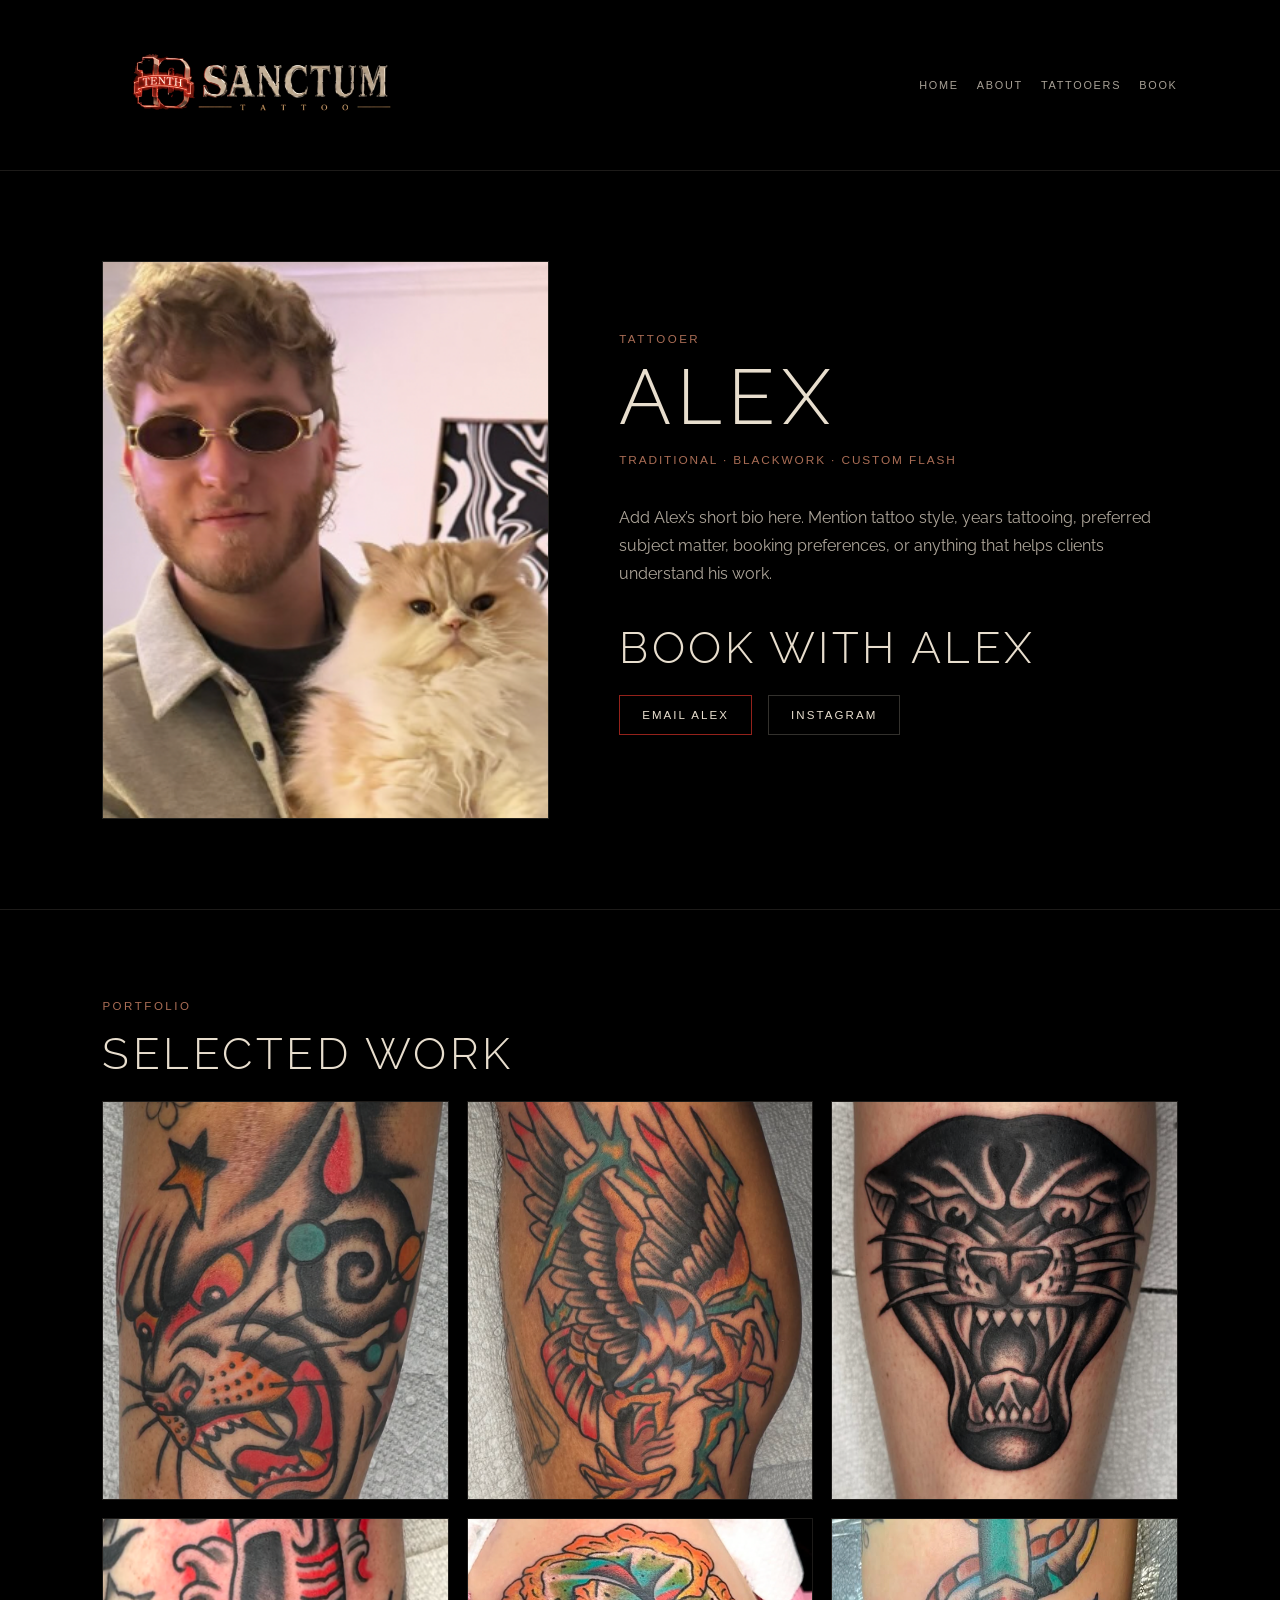
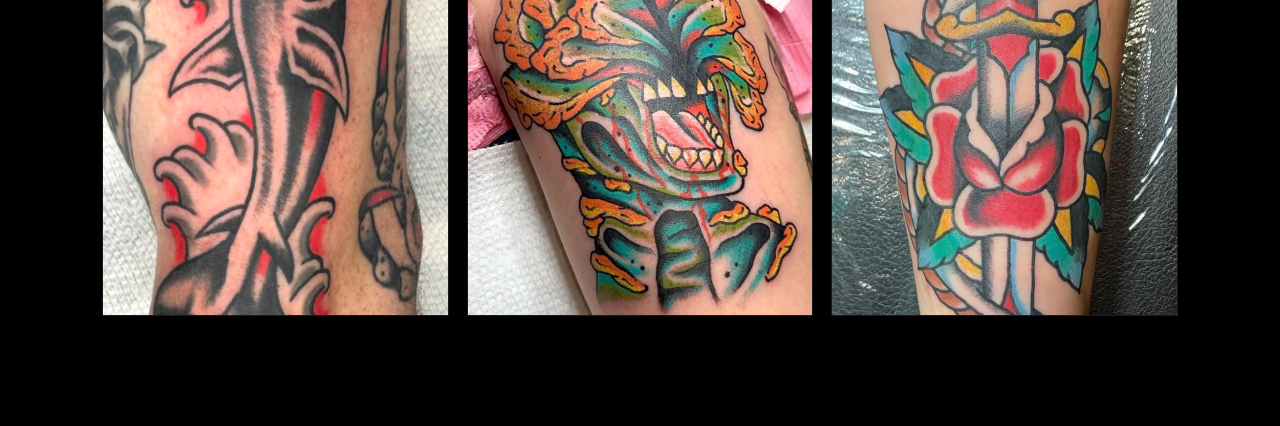
<file: alex.html>
<!DOCTYPE html>
<html lang="en">
<head>
  <meta charset="UTF-8" />
  <meta name="viewport" content="width=device-width, initial-scale=1.0" />

  <title>Alex | Tenth Sanctum Tattoo</title>

  <link rel="preconnect" href="https://fonts.googleapis.com">
  <link rel="preconnect" href="https://fonts.gstatic.com" crossorigin>
  <link href="https://fonts.googleapis.com/css2?family=Raleway:wght@300;400;600;700&display=swap" rel="stylesheet">

  <link rel="stylesheet" href="artist.css" />
</head>

<body>
<header class="artist-header">
  <img src="Images/logo.PNG" alt="Tenth Sanctum Tattoo" class="artist-logo" />

  <nav class="artist-page-nav">
    <a href="index.html">Home</a>
    <a href="index.html#about">About</a>
    <a href="index.html#tattooers">Tattooers</a>
    <a href="index.html#book">Book</a>
  </nav>
</header>

  <main>
    <section class="artist-profile">
      <div class="artist-photo-wrap">
        <img src="Images/artists/alex-profile.png" alt="Alex" class="artist-profile-photo" />
      </div>

      <div class="artist-profile-copy">
        <p class="section-kicker">Tattooer</p>
        <h1>Alex</h1>
       <p class="artist-style">Traditional · Blackwork · Custom Flash</p>

        <p class="artist-bio">
          Add Alex’s short bio here. Mention tattoo style, years tattooing, preferred subject matter,
          booking preferences, or anything that helps clients understand his work.
        </p>

        <div class="artist-contact">
          <h2>Book with Alex</h2>

          <a href="mailto:adowningtattoos@gmail.com" class="artist-button">
            Email Alex
          </a>

          <a href="https://www.instagram.com/alex.downing/" target="_blank" rel="noopener" class="artist-button secondary">
            Instagram
          </a>
        </div>
      </div>
    </section>

    <section class="artist-gallery-section">
      <p class="section-kicker">Portfolio</p>
      <h2>Selected Work</h2>

      <div class="artist-gallery">
        <img src="Images/artists/alex/gallery-1.png" alt="Tattoo by Alex" />
        <img src="Images/artists/alex/gallery-2.png" alt="Tattoo by Alex" />
        <img src="Images/artists/alex/gallery-3.png" alt="Tattoo by Alex" />
        <img src="Images/artists/alex/gallery-4.png" alt="Tattoo by Alex" />
        <img src="Images/artists/alex/gallery-5.png" alt="Tattoo by Alex" />
        <img src="Images/artists/alex/gallery-6.png" alt="Tattoo by Alex" />
      </div>
    </section>
  </main>
</body>
</html>
</file>
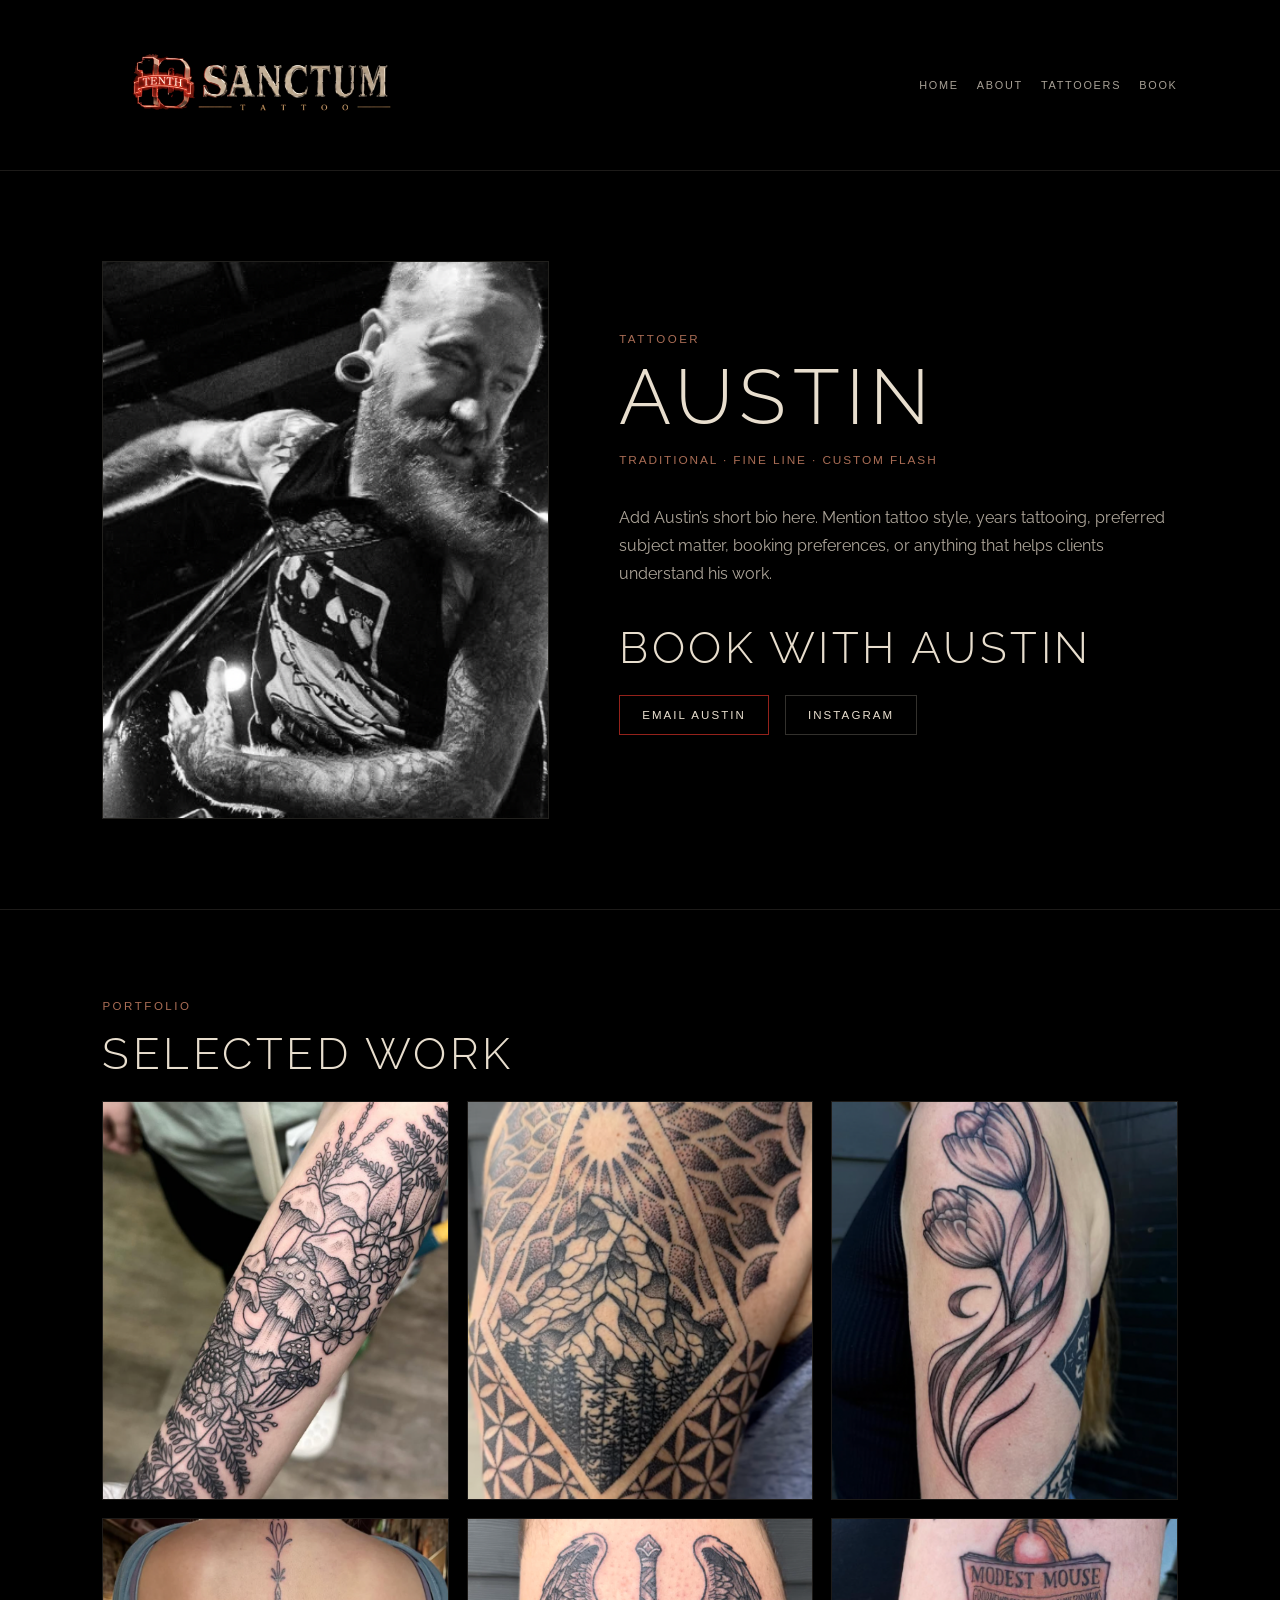
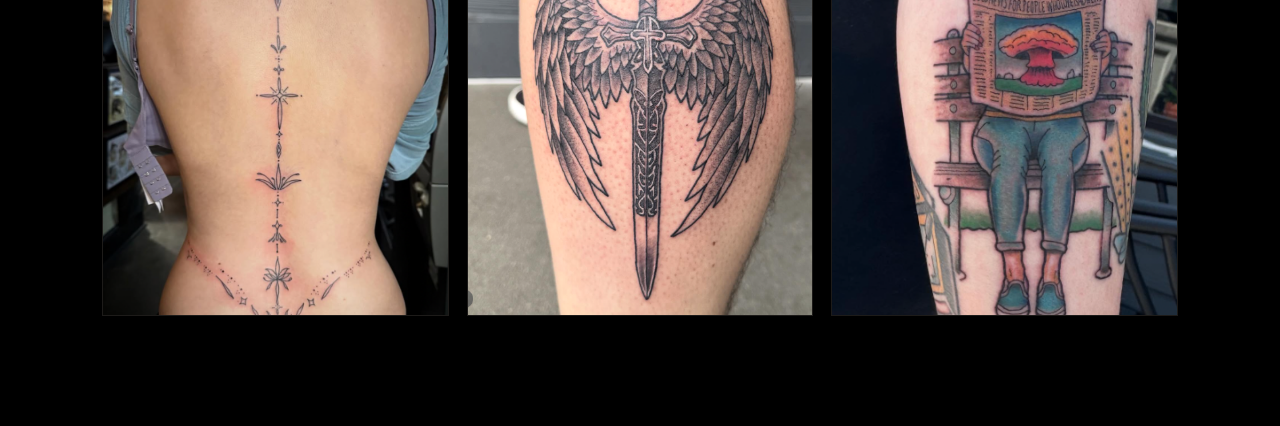
<file: austin.html>
<!DOCTYPE html>
<html lang="en">
<head>
  <meta charset="UTF-8" />
  <meta name="viewport" content="width=device-width, initial-scale=1.0" />

  <title>Austin | Tenth Sanctum Tattoo</title>

  <link rel="preconnect" href="https://fonts.googleapis.com">
  <link rel="preconnect" href="https://fonts.gstatic.com" crossorigin>
  <link href="https://fonts.googleapis.com/css2?family=Raleway:wght@300;400;600;700&display=swap" rel="stylesheet">

  <link rel="stylesheet" href="artist.css" />
</head>

<body>
<header class="artist-header">
  <img src="Images/logo.PNG" alt="Tenth Sanctum Tattoo" class="artist-logo" />

  <nav class="artist-page-nav">
    <a href="index.html">Home</a>
    <a href="index.html#about">About</a>
    <a href="index.html#tattooers">Tattooers</a>
    <a href="index.html#book">Book</a>
  </nav>
</header>

  <main>
    <section class="artist-profile">
      <div class="artist-photo-wrap">
        <img src="Images/artists/austin-profile.png" alt="Austin" class="artist-profile-photo" />
      </div>

      <div class="artist-profile-copy">
        <p class="section-kicker">Tattooer</p>
        <h1>Austin</h1>
         <p class="artist-style">Traditional · Fine Line · Custom Flash </p>

        <p class="artist-bio">
          Add Austin’s short bio here. Mention tattoo style, years tattooing, preferred subject matter,
          booking preferences, or anything that helps clients understand his work.
        </p>

        <div class="artist-contact">
          <h2>Book with Austin</h2>

          <a href="mailto:EMAIL_HERE" class="artist-button">
            Email Austin
          </a>

          <a href="https://www.instagram.com/the_chaotic_ginger/" target="_blank" rel="noopener" class="artist-button secondary">
            Instagram
          </a>
        </div>
      </div>
    </section>

    <section class="artist-gallery-section">
      <p class="section-kicker">Portfolio</p>
      <h2>Selected Work</h2>

      <div class="artist-gallery">
        <img src="Images/artists/austin/gallery-1.png" alt="Tattoo by Austin" />
        <img src="Images/artists/austin/gallery-2.png" alt="Tattoo by Austin" />
        <img src="Images/artists/austin/gallery-3.png" alt="Tattoo by Austin" />
        <img src="Images/artists/austin/gallery-4.png" alt="Tattoo by Austin" />
        <img src="Images/artists/austin/gallery-5.png" alt="Tattoo by Austin" />
        <img src="Images/artists/austin/gallery-6.png" alt="Tattoo by Austin" />
      </div>
    </section>
  </main>
</body>
</html>
</file>
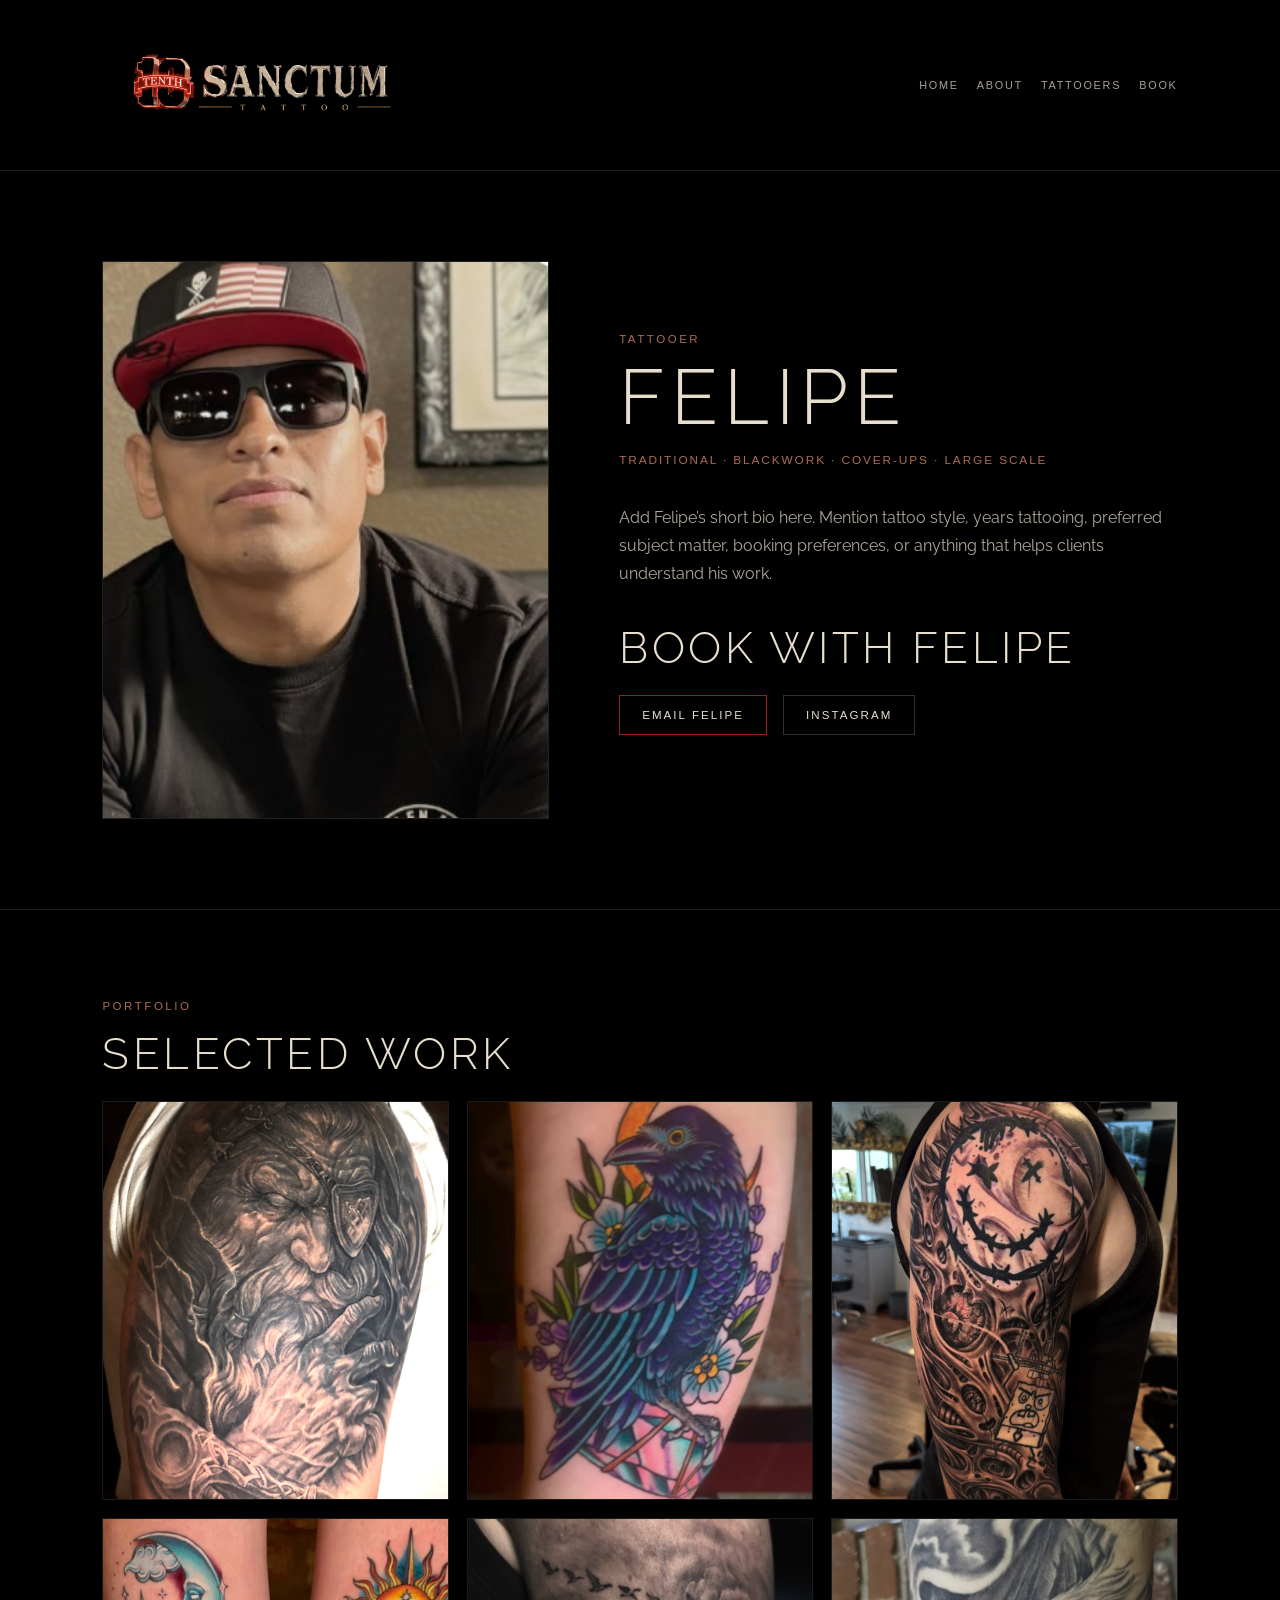
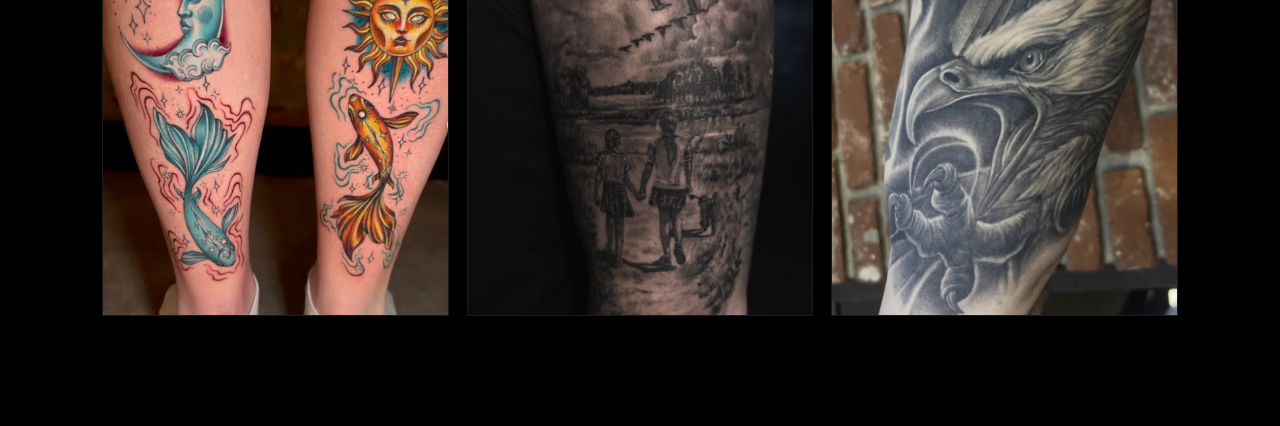
<file: felipe.html>
<!DOCTYPE html>
<html lang="en">
<head>
  <meta charset="UTF-8" />
  <meta name="viewport" content="width=device-width, initial-scale=1.0" />

  <title>Felipe | Tenth Sanctum Tattoo</title>

  <link rel="preconnect" href="https://fonts.googleapis.com">
  <link rel="preconnect" href="https://fonts.gstatic.com" crossorigin>
  <link href="https://fonts.googleapis.com/css2?family=Raleway:wght@300;400;600;700&display=swap" rel="stylesheet">

  <link rel="stylesheet" href="artist.css" />
</head>

<body>
<header class="artist-header">
  <img src="Images/logo.PNG" alt="Tenth Sanctum Tattoo" class="artist-logo" />

  <nav class="artist-page-nav">
    <a href="index.html">Home</a>
    <a href="index.html#about">About</a>
    <a href="index.html#tattooers">Tattooers</a>
    <a href="index.html#book">Book</a>
  </nav>
</header>

  <main>
    <section class="artist-profile">
      <div class="artist-photo-wrap">
        <img src="Images/artists/felipe-profile.png" alt="Felipe" class="artist-profile-photo" />
      </div>

      <div class="artist-profile-copy">
        <p class="section-kicker">Tattooer</p>
        <h1>Felipe</h1>
         <p class="artist-style">Traditional · Blackwork · Cover-Ups · Large Scale</p>

        <p class="artist-bio">
          Add Felipe’s short bio here. Mention tattoo style, years tattooing, preferred subject matter,
          booking preferences, or anything that helps clients understand his work.
        </p>

        <div class="artist-contact">
          <h2>Book with Felipe</h2>

          <a href="mailto:EMAIL_HERE" class="artist-button">
            Email Felipe
          </a>

          <a href="https://www.instagram.com/felipemorales/" target="_blank" rel="noopener" class="artist-button secondary">
            Instagram
          </a>
        </div>
      </div>
    </section>

    <section class="artist-gallery-section">
      <p class="section-kicker">Portfolio</p>
      <h2>Selected Work</h2>

      <div class="artist-gallery">
        <img src="Images/artists/felipe/gallery-1.png" alt="Tattoo by Felipe" />
        <img src="Images/artists/felipe/gallery-2.png" alt="Tattoo by Felipe" />
        <img src="Images/artists/felipe/gallery-3.png" alt="Tattoo by Felipe" />
        <img src="Images/artists/felipe/gallery-4.png" alt="Tattoo by Felipe" />
        <img src="Images/artists/felipe/gallery-5.png" alt="Tattoo by Felipe" />
        <img src="Images/artists/felipe/gallery-6.png" alt="Tattoo by Felipe" />
      </div>
    </section>
  </main>
</body>
</html>
</file>
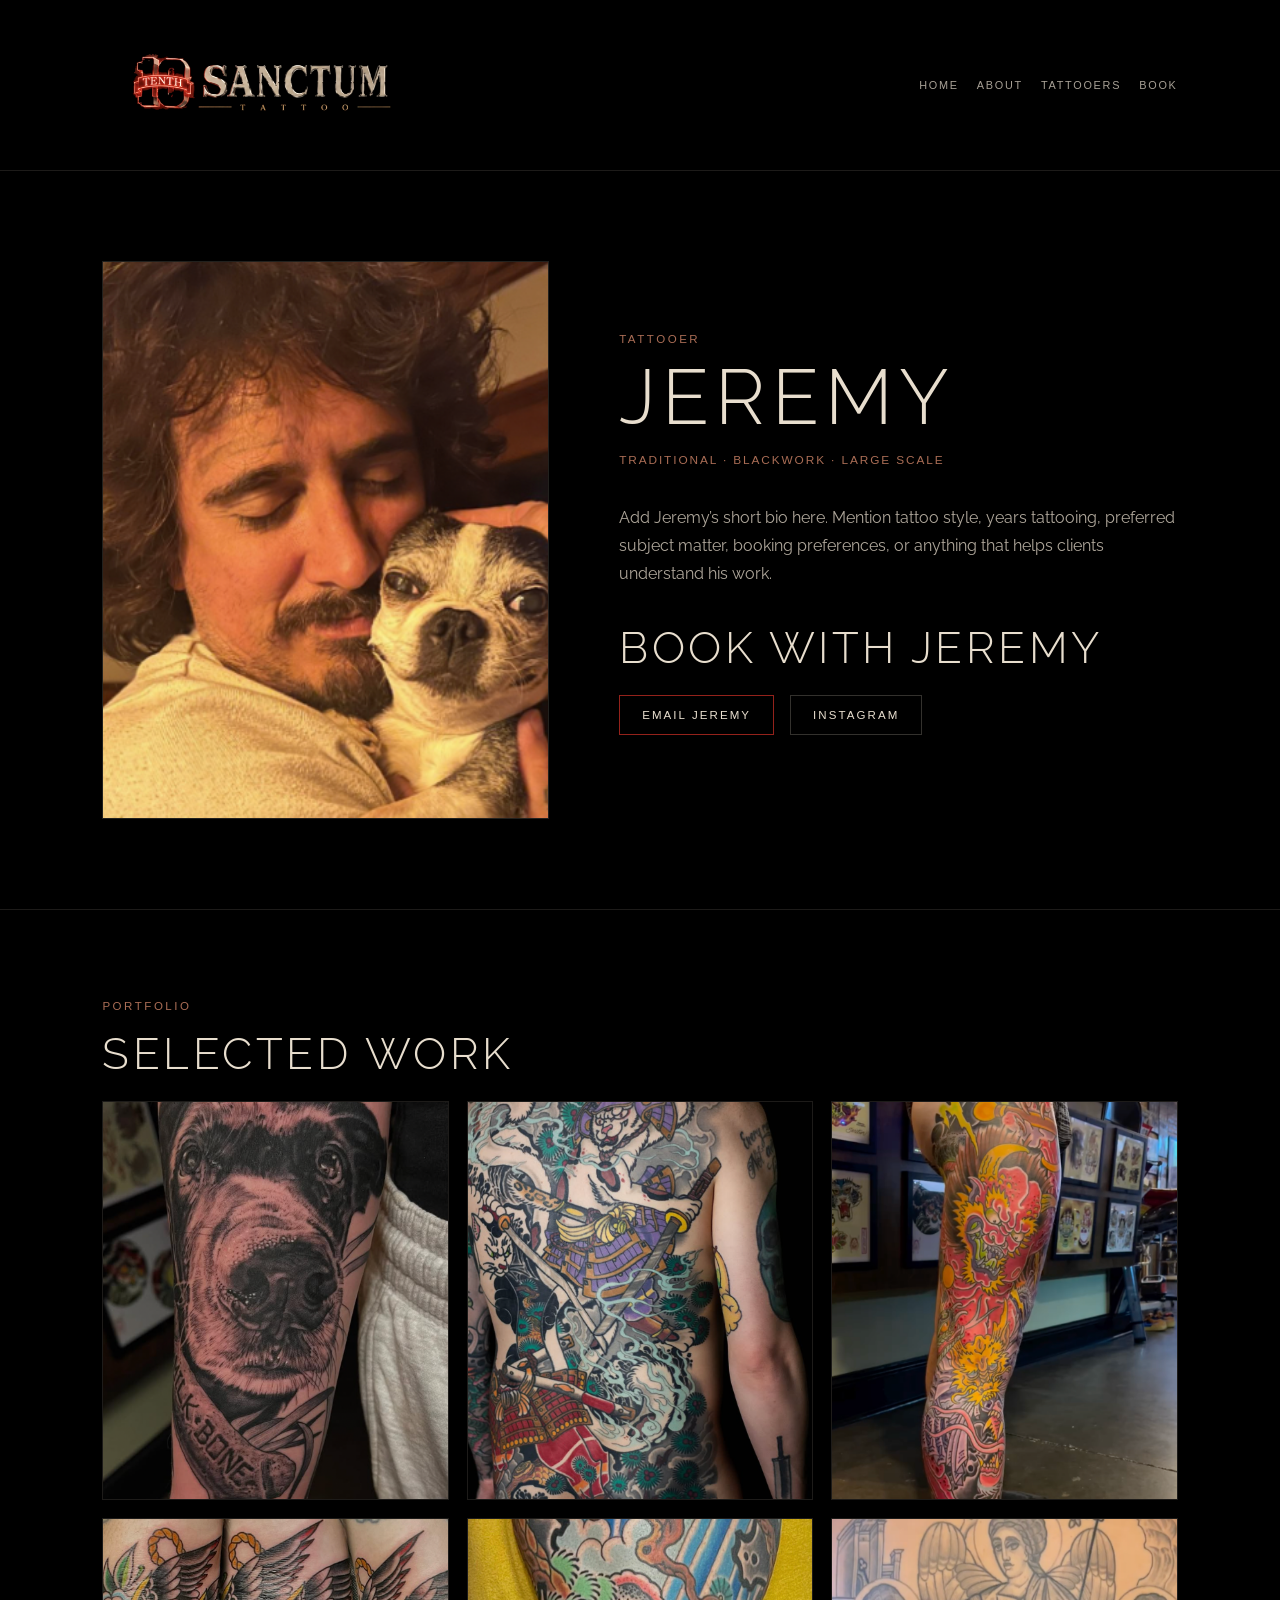
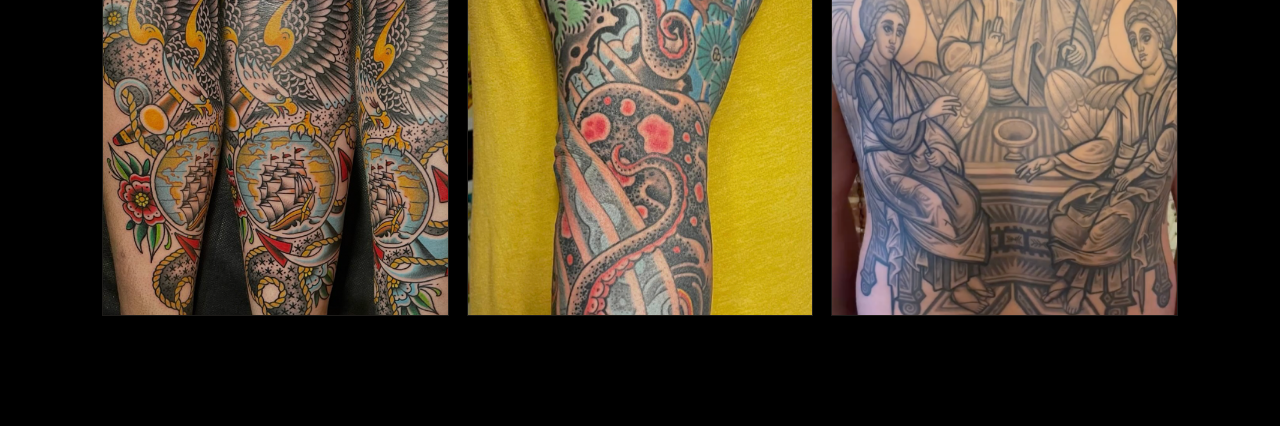
<file: jeremy.html>
<!DOCTYPE html>
<html lang="en">
<head>
  <meta charset="UTF-8" />
  <meta name="viewport" content="width=device-width, initial-scale=1.0" />

  <title>Jeremy | Tenth Sanctum Tattoo</title>

  <link rel="preconnect" href="https://fonts.googleapis.com">
  <link rel="preconnect" href="https://fonts.gstatic.com" crossorigin>
  <link href="https://fonts.googleapis.com/css2?family=Raleway:wght@300;400;600;700&display=swap" rel="stylesheet">

  <link rel="stylesheet" href="artist.css" />
</head>

<body>
<header class="artist-header">
  <img src="Images/logo.PNG" alt="Tenth Sanctum Tattoo" class="artist-logo" />

  <nav class="artist-page-nav">
    <a href="index.html">Home</a>
    <a href="index.html#about">About</a>
    <a href="index.html#tattooers">Tattooers</a>
    <a href="index.html#book">Book</a>
  </nav>
</header>

  <main>
    <section class="artist-profile">
      <div class="artist-photo-wrap">
        <img src="Images/artists/jeremy.png" alt="Jeremy" class="artist-profile-photo" />
      </div>

      <div class="artist-profile-copy">
        <p class="section-kicker">Tattooer</p>
        <h1>Jeremy</h1>
        <p class="artist-style">Traditional · Blackwork · Large Scale</p>

        <p class="artist-bio">
          Add Jeremy’s short bio here. Mention tattoo style, years tattooing, preferred subject matter,
          booking preferences, or anything that helps clients understand his work.
        </p>

        <div class="artist-contact">
          <h2>Book with Jeremy</h2>

          <a href="mailto:Fierto@outlook.com " class="artist-button">
            Email Jeremy
          </a>

          <a href="https://www.instagram.com/fierto402/" target="_blank" rel="noopener" class="artist-button secondary">
            Instagram
          </a>
        </div>
      </div>
    </section>

    <section class="artist-gallery-section">
      <p class="section-kicker">Portfolio</p>
      <h2>Selected Work</h2>

      <div class="artist-gallery">
        <img src="Images/artists/jeremy/gallery-1.png" alt="Tattoo by Jeremy" />
        <img src="Images/artists/jeremy/gallery-2.png" alt="Tattoo by Jeremy" />
        <img src="Images/artists/jeremy/gallery-3.png" alt="Tattoo by Jeremy" />
        <img src="Images/artists/jeremy/gallery-4.png" alt="Tattoo by Jeremy" />
        <img src="Images/artists/jeremy/gallery-5.png" alt="Tattoo by Jeremy" />
        <img src="Images/artists/jeremy/gallery-6.png" alt="Tattoo by Jeremy" />
      </div>
    </section>
  </main>
</body>
</html>
</file>
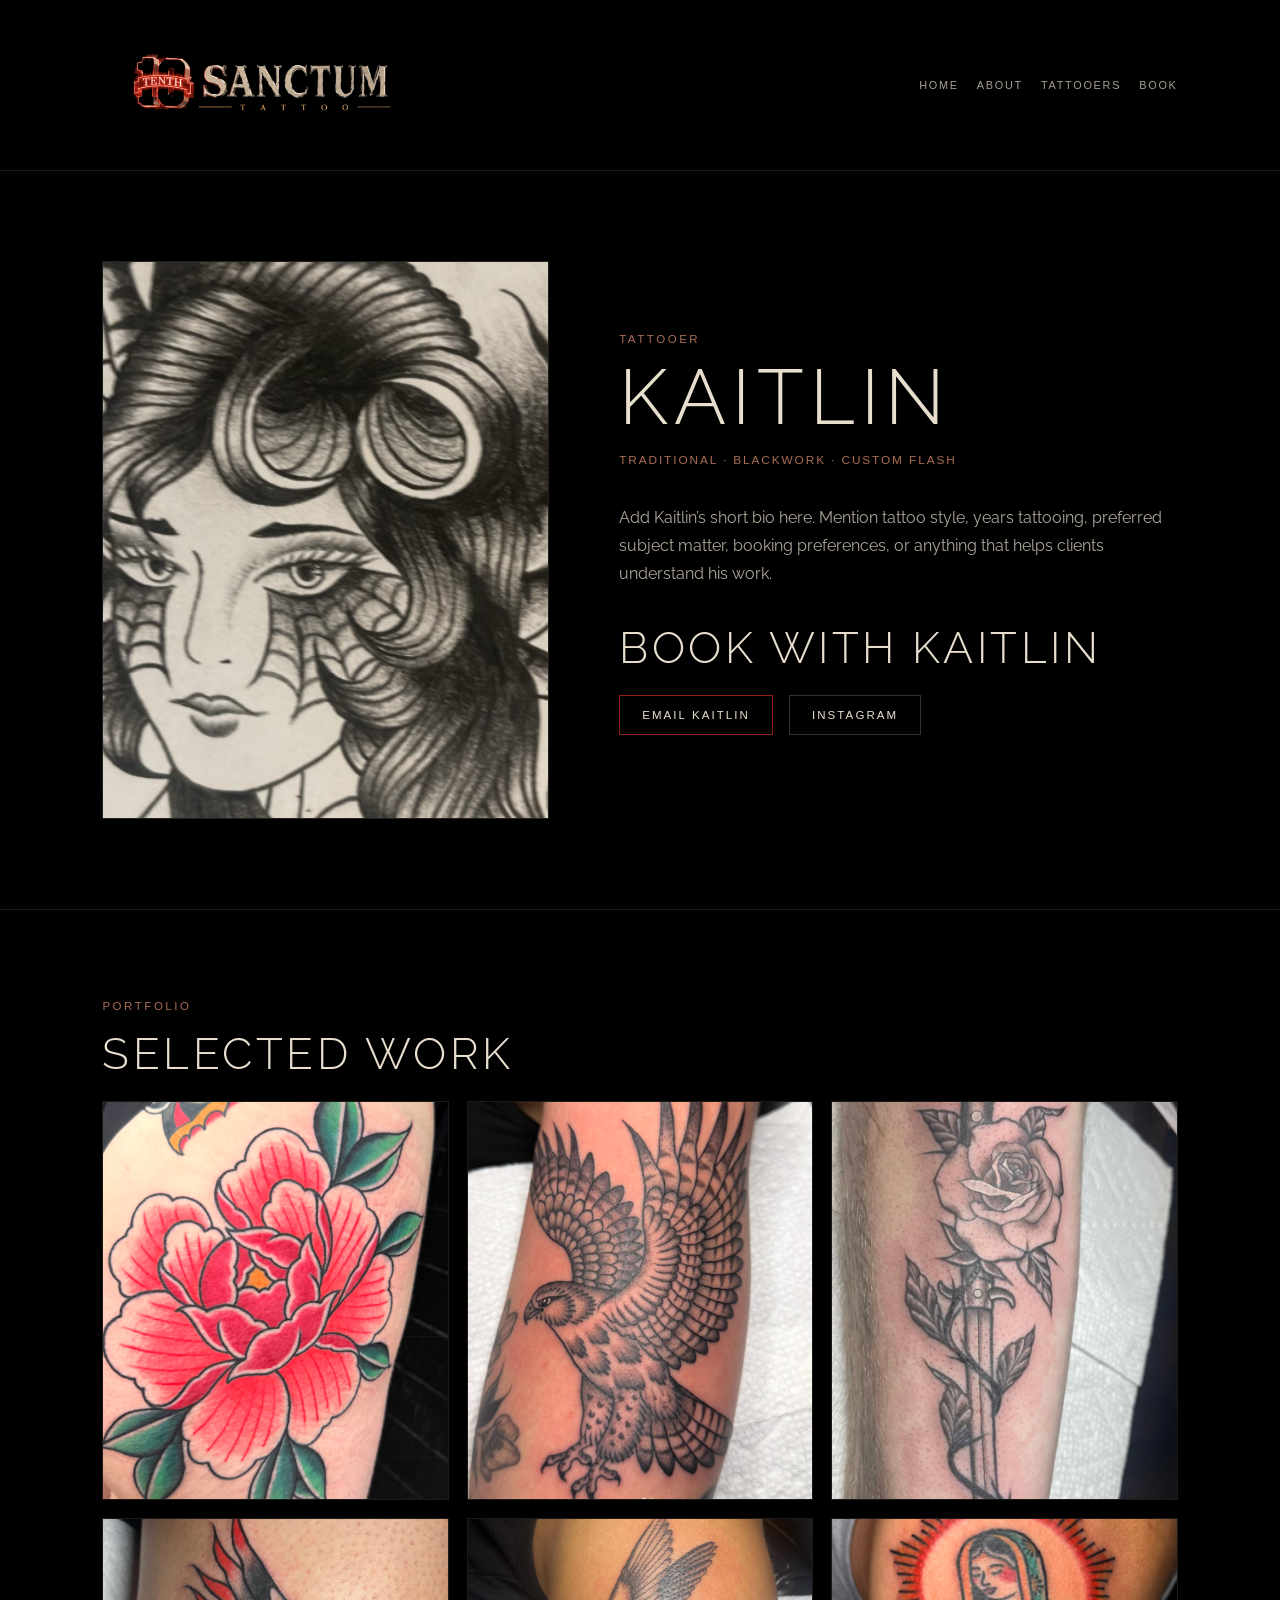
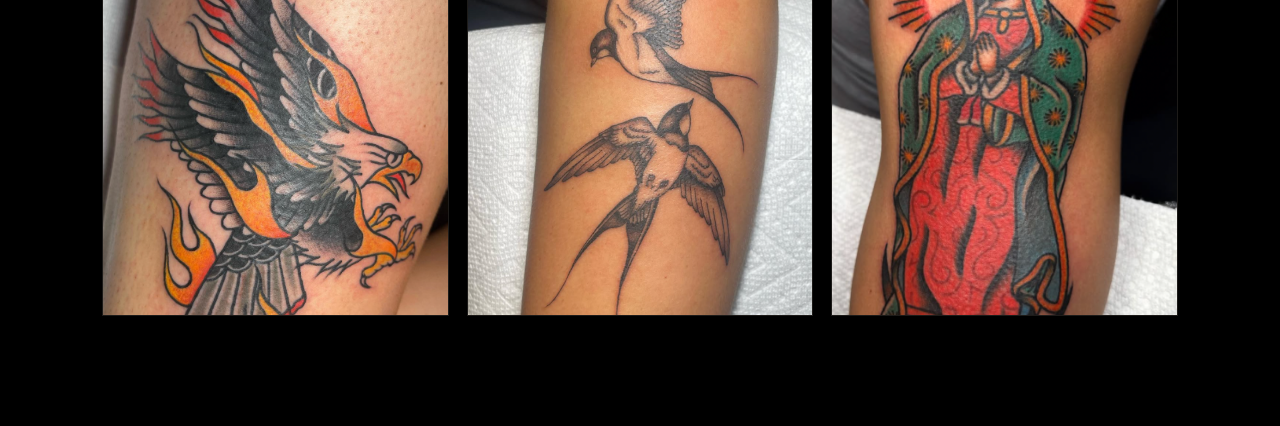
<file: kaitlin.html>
<!DOCTYPE html>
<html lang="en">
<head>
  <meta charset="UTF-8" />
  <meta name="viewport" content="width=device-width, initial-scale=1.0" />

  <title>Kaitlin | Tenth Sanctum Tattoo</title>

  <link rel="preconnect" href="https://fonts.googleapis.com">
  <link rel="preconnect" href="https://fonts.gstatic.com" crossorigin>
  <link href="https://fonts.googleapis.com/css2?family=Raleway:wght@300;400;600;700&display=swap" rel="stylesheet">

  <link rel="stylesheet" href="artist.css" />
</head>

<body>
<header class="artist-header">
  <img src="Images/logo.PNG" alt="Tenth Sanctum Tattoo" class="artist-logo" />

  <nav class="artist-page-nav">
    <a href="index.html">Home</a>
    <a href="index.html#about">About</a>
    <a href="index.html#tattooers">Tattooers</a>
    <a href="index.html#book">Book</a>
  </nav>
</header>

  <main>
    <section class="artist-profile">
      <div class="artist-photo-wrap">
        <img src="Images/artists/kaitlin-profile.png" alt="Kaitlin" class="artist-profile-photo" />
      </div>

      <div class="artist-profile-copy">
        <p class="section-kicker">Tattooer</p>
        <h1>Kaitlin</h1>
       <p class="artist-style">Traditional · Blackwork · Custom Flash</p>

        <p class="artist-bio">
          Add Kaitlin’s short bio here. Mention tattoo style, years tattooing, preferred subject matter,
          booking preferences, or anything that helps clients understand his work.
        </p>

        <div class="artist-contact">
          <h2>Book with Kaitlin</h2>

          <a href="mailto:EMAIL_HERE" class="artist-button">
            Email Kaitlin
          </a>

          <a href="https://www.instagram.com/kkstattoos/" target="_blank" rel="noopener" class="artist-button secondary">
            Instagram
          </a>
        </div>
      </div>
    </section>

    <section class="artist-gallery-section">
      <p class="section-kicker">Portfolio</p>
      <h2>Selected Work</h2>

      <div class="artist-gallery">
        <img src="Images/artists/kaitlin/gallery-1.png" alt="Tattoo by Kaitlin" />
        <img src="Images/artists/kaitlin/gallery-2.png" alt="Tattoo by Kaitlin" />
        <img src="Images/artists/kaitlin/gallery-3.png" alt="Tattoo by Kaitlin" />
        <img src="Images/artists/kaitlin/gallery-4.png" alt="Tattoo by Kaitlin" />
        <img src="Images/artists/kaitlin/gallery-5.png" alt="Tattoo by Kaitlin" />
        <img src="Images/artists/kaitlin/gallery-6.png" alt="Tattoo by Kaitlin" />
      </div>
    </section>
  </main>
</body>
</html>
</file>
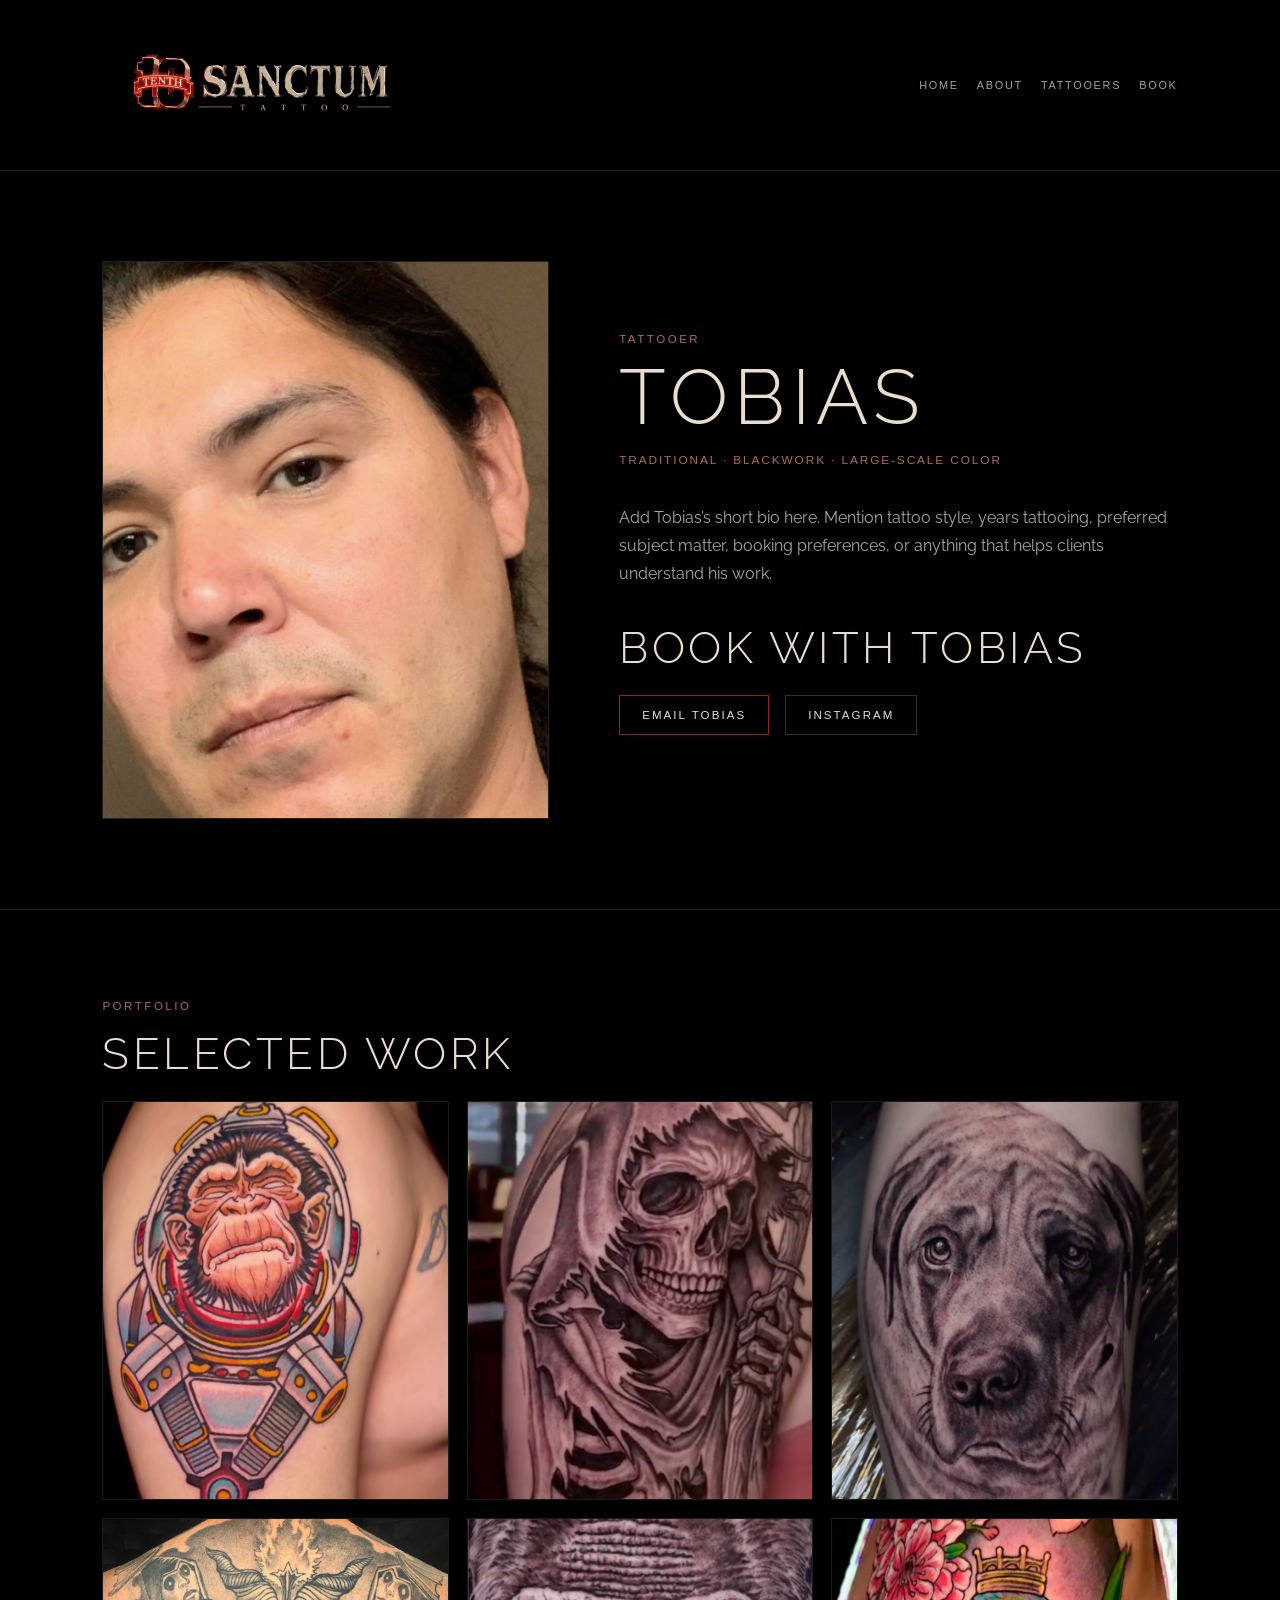
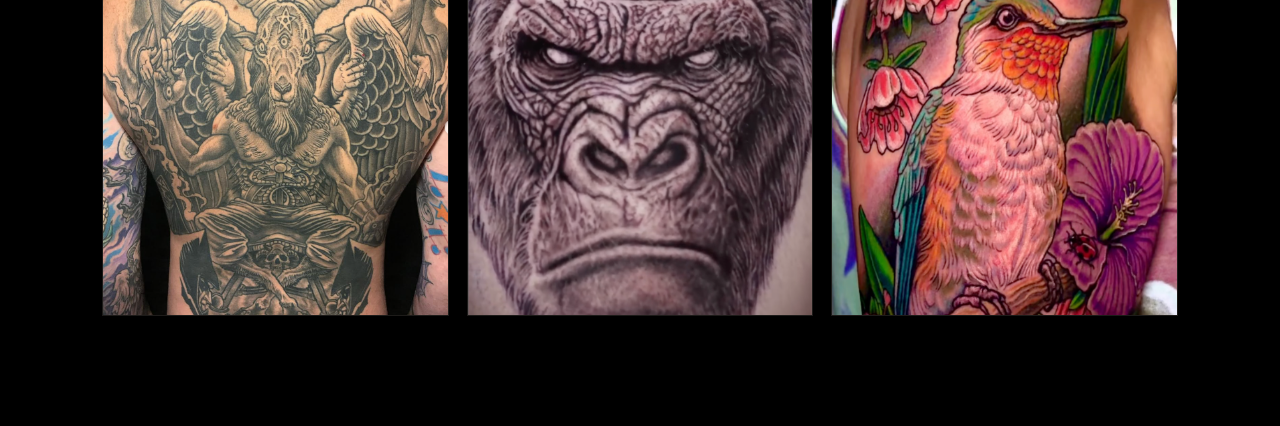
<file: tobias.html>
<!DOCTYPE html>
<html lang="en">
<head>
  <meta charset="UTF-8" />
  <meta name="viewport" content="width=device-width, initial-scale=1.0" />

  <title>Tobias | Tenth Sanctum Tattoo</title>

  <link rel="preconnect" href="https://fonts.googleapis.com">
  <link rel="preconnect" href="https://fonts.gstatic.com" crossorigin>
  <link href="https://fonts.googleapis.com/css2?family=Raleway:wght@300;400;600;700&display=swap" rel="stylesheet">

  <link rel="stylesheet" href="artist.css" />
</head>

<body>
<header class="artist-header">
  <img src="Images/logo.PNG" alt="Tenth Sanctum Tattoo" class="artist-logo" />

  <nav class="artist-page-nav">
    <a href="index.html">Home</a>
    <a href="index.html#about">About</a>
    <a href="index.html#tattooers">Tattooers</a>
    <a href="index.html#book">Book</a>
  </nav>
</header>

  <main>
    <section class="artist-profile">
      <div class="artist-photo-wrap">
        <img src="Images/artists/tobias.png" alt="Tobias" class="artist-profile-photo" />
      </div>

      <div class="artist-profile-copy">
        <p class="section-kicker">Tattooer</p>
        <h1>tobias</h1>
        <p class="artist-style">Traditional · Blackwork · Large-Scale Color</p>

        <p class="artist-bio">
          Add Tobias’s short bio here. Mention tattoo style, years tattooing, preferred subject matter,
          booking preferences, or anything that helps clients understand his work.
        </p>

        <div class="artist-contact">
          <h2>Book with Tobias</h2>

          <a href="mailto:EMAIL_HERE" class="artist-button">
            Email Tobias
          </a>

          <a href="https://www.instagram.com/tobias10thtattoos/" target="_blank" rel="noopener" class="artist-button secondary">
            Instagram
          </a>
        </div>
      </div>
    </section>

    <section class="artist-gallery-section">
      <p class="section-kicker">Portfolio</p>
      <h2>Selected Work</h2>

      <div class="artist-gallery">
        <img src="Images/artists/tobias/gallery-1.png" alt="Tattoo by Tobias" />
        <img src="Images/artists/tobias/gallery-2.png" alt="Tattoo by Tobias" />
        <img src="Images/artists/tobias/gallery-3.png" alt="Tattoo by Tobias" />
        <img src="Images/artists/tobias/gallery-4.png" alt="Tattoo by Tobias" />
        <img src="Images/artists/tobias/gallery-5.png" alt="Tattoo by Tobias" />
        <img src="Images/artists/tobias/gallery-6.png" alt="Tattoo by Tobias" />
      </div>
    </section>
  </main>
</body>
</html>
</file>
<file: artist.css>
:root {
  --bg: #000;
  --cream: #e8dece;
  --red: #ff3b2f;
  --red-border: rgba(255, 59, 47, 0.58);
  --red-soft: rgba(255, 59, 47, 0.12);
  --line: rgba(232, 222, 206, 0.12);
}

* {
  box-sizing: border-box;
}

body {
  margin: 0;
  background: #000;
  color: var(--cream);
  font-family: "Raleway", Arial, sans-serif;
}

img {
  display: block;
  max-width: 100%;
}

a {
  color: inherit;
}

.artist-header {
  display: flex;
  align-items: center;
  justify-content: space-between;
  padding: 28px 8vw;
  border-bottom: 1px solid var(--line);
}

.back-link {
  font-family: Arial, sans-serif;
  font-size: 0.72rem;
  letter-spacing: 0.16em;
  text-transform: uppercase;
  text-decoration: none;
  color: rgba(232, 222, 206, 0.72);
}

.back-link:hover {
  color: var(--red);
}

.artist-logo {
  width: min(320px, 45vw);
}

.artist-profile {
  display: grid;
  grid-template-columns: minmax(280px, 0.8fr) minmax(320px, 1fr);
  gap: 70px;
  align-items: center;
  padding: 90px 8vw;
  border-bottom: 1px solid var(--line);
}

.artist-profile-photo {
  width: 100%;
  aspect-ratio: 4 / 5;
  object-fit: cover;
  border: 1px solid rgba(232, 222, 206, 0.14);
  filter: grayscale(0.15);
}

.section-kicker {
  margin: 0 0 16px;
  color: rgba(184, 118, 92, 0.92);
  font-family: Arial, sans-serif;
  font-size: 0.72rem;
  letter-spacing: 0.22em;
  text-transform: uppercase;
}

.artist-profile-copy h1 {
  margin: 0;
  font-size: clamp(2.8rem, 6vw, 6rem);
  line-height: 0.95;
  font-weight: 300;
  letter-spacing: 0.08em;
  text-transform: uppercase;
}

.artist-handle {
  margin: 18px 0 28px;
  color: rgba(232, 222, 206, 0.58);
  font-family: Arial, sans-serif;
  font-size: 0.82rem;
  letter-spacing: 0.12em;
}

.artist-bio {
  max-width: 620px;
  margin: 0 0 34px;
  color: rgba(232, 222, 206, 0.75);
  font-size: 1rem;
  line-height: 1.75;
}

.artist-contact h2,
.artist-gallery-section h2 {
  margin: 0 0 22px;
  font-size: clamp(1.8rem, 3.4vw, 3.2rem);
  font-weight: 300;
  letter-spacing: 0.08em;
  text-transform: uppercase;
}

.artist-button {
  display: inline-block;
  margin: 0 12px 12px 0;
  padding: 13px 22px;
  border: 1px solid var(--red-border);
  color: var(--cream);
  background: rgba(0, 0, 0, 0.24);
  font-family: Arial, sans-serif;
  font-size: 0.72rem;
  letter-spacing: 0.18em;
  text-transform: uppercase;
  text-decoration: none;
}

.artist-button:hover {
  background: var(--red-soft);
  color: #fff;
}

.artist-button.secondary {
  border-color: rgba(232, 222, 206, 0.22);
}

.artist-gallery-section {
  padding: 90px 8vw 110px;
}

.artist-gallery {
  display: grid;
  grid-template-columns: repeat(3, 1fr);
  gap: 18px;
}

.artist-gallery img {
  width: 100%;
  aspect-ratio: 1 / 1.15;
  object-fit: cover;
  border: 1px solid rgba(232, 222, 206, 0.12);
}
.artist-style {
  margin: 16px 0 34px;
  color: rgba(184, 118, 92, 0.92);
  font-family: Arial, sans-serif;
  font-size: 0.74rem;
  line-height: 1.7;
  letter-spacing: 0.16em;
  text-transform: uppercase;
}

.artist-page-nav {
  display: flex;
  gap: 18px;
  align-items: center;
  font-family: Arial, sans-serif;
  font-size: 0.68rem;
  letter-spacing: 0.16em;
  text-transform: uppercase;
}

.artist-page-nav a {
  text-decoration: none;
  color: rgba(232, 222, 206, 0.72);
}

.artist-page-nav a:hover {
  color: var(--red);
}

@media (max-width: 760px) {
  .artist-header {
    align-items: flex-start;
    gap: 20px;
  }

  .artist-profile {
    grid-template-columns: 1fr;
    gap: 38px;
    padding: 70px 28px;
  }

  .artist-gallery-section {
    padding: 70px 28px;
  }

  .artist-gallery {
    grid-template-columns: repeat(2, 1fr);
    gap: 12px;
  }
  @media (max-width: 760px) {
  .artist-header {
    flex-direction: column;
    align-items: center;
    text-align: center;
  }

  .artist-page-nav {
    justify-content: center;
    flex-wrap: wrap;
    gap: 12px 16px;
  }

  .back-link {
    order: 2;
  }

  .artist-logo {
    order: 1;
    width: min(280px, 72vw);
  }

  .artist-page-nav {
    order: 3;
  }
}
}
</file>
